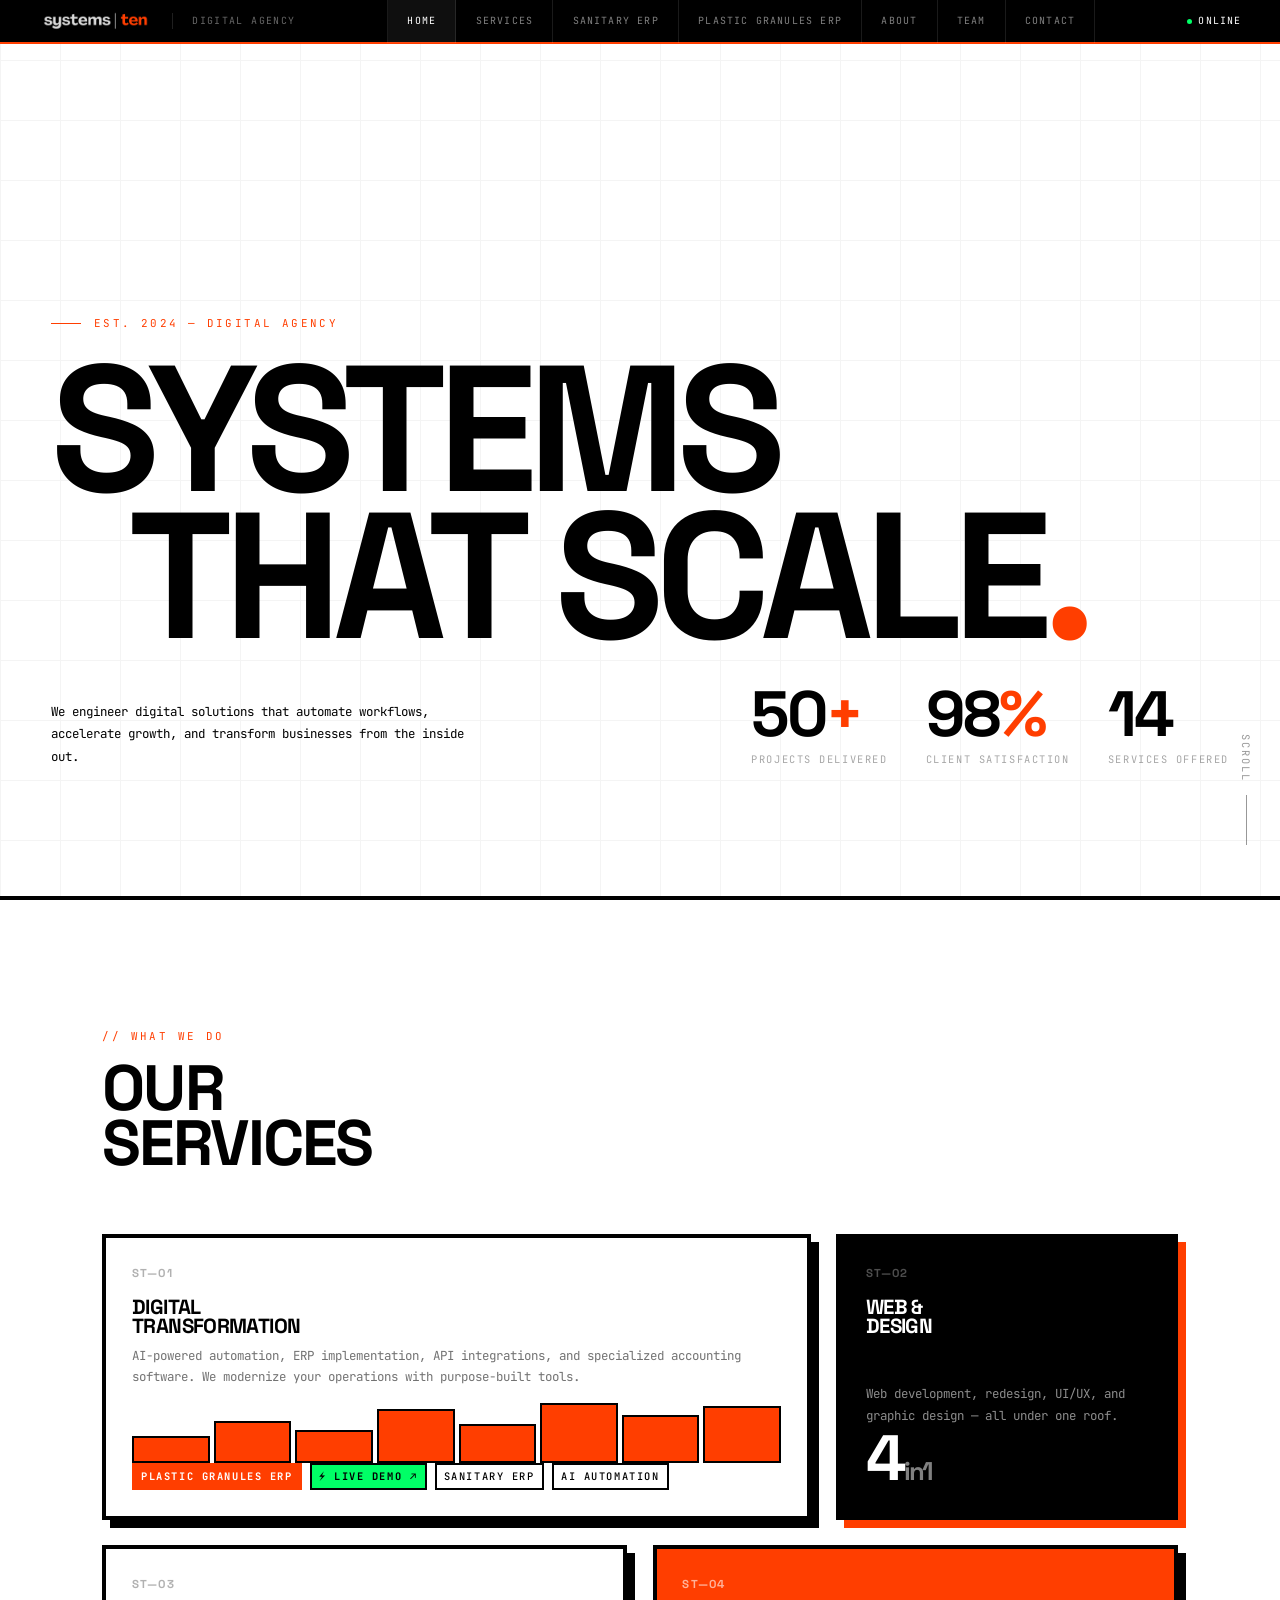
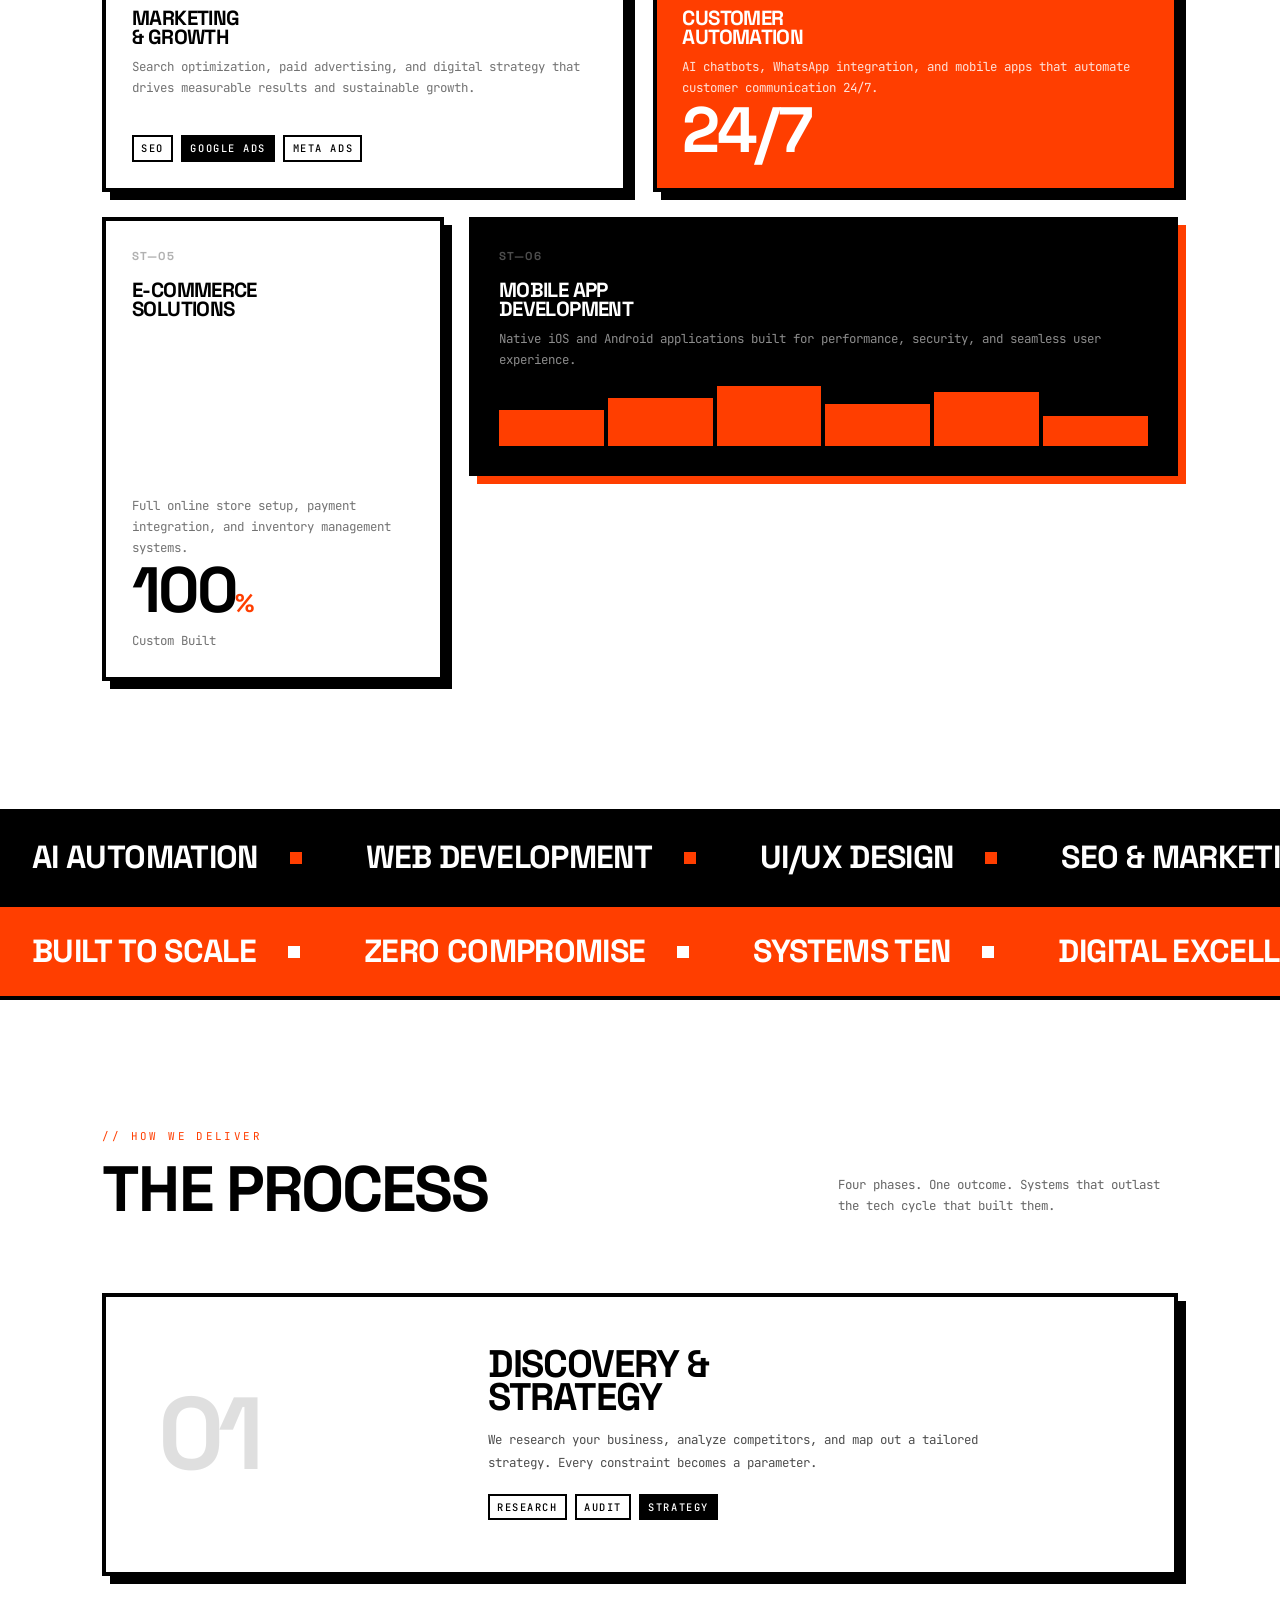
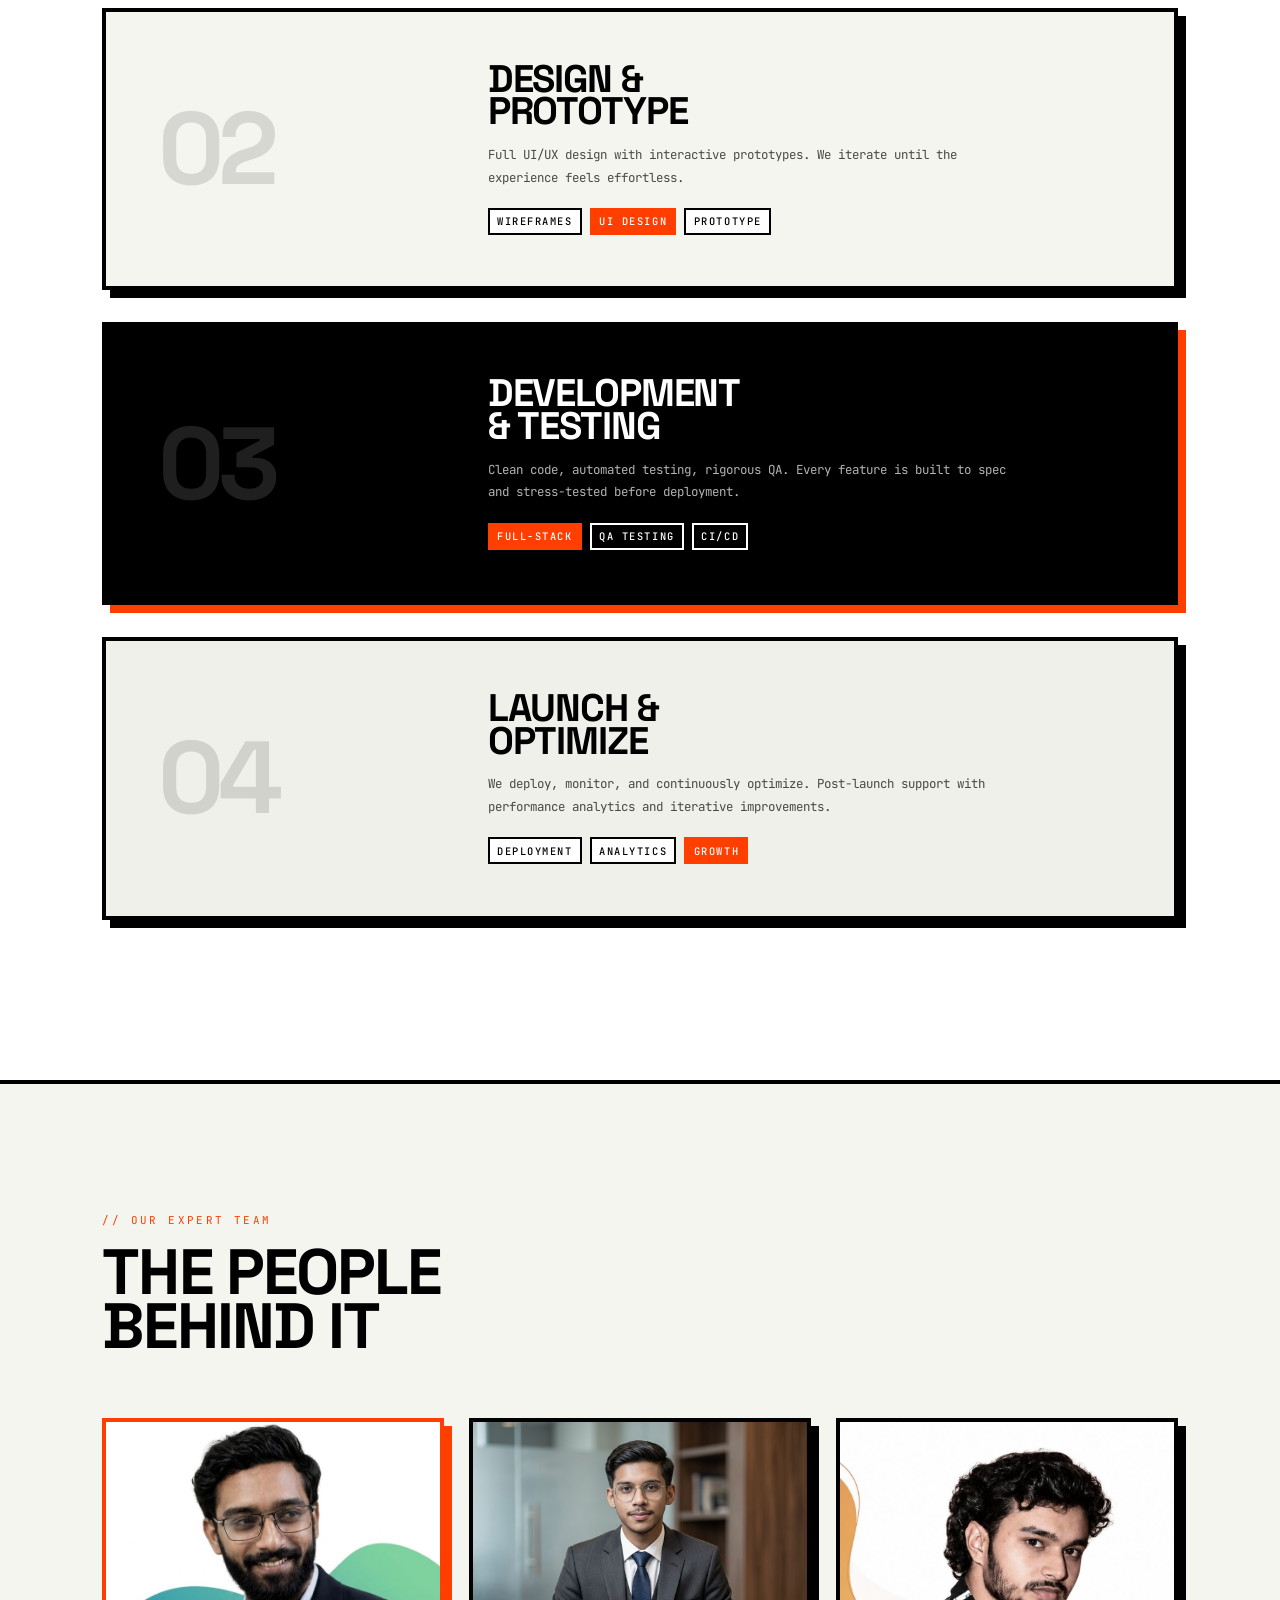
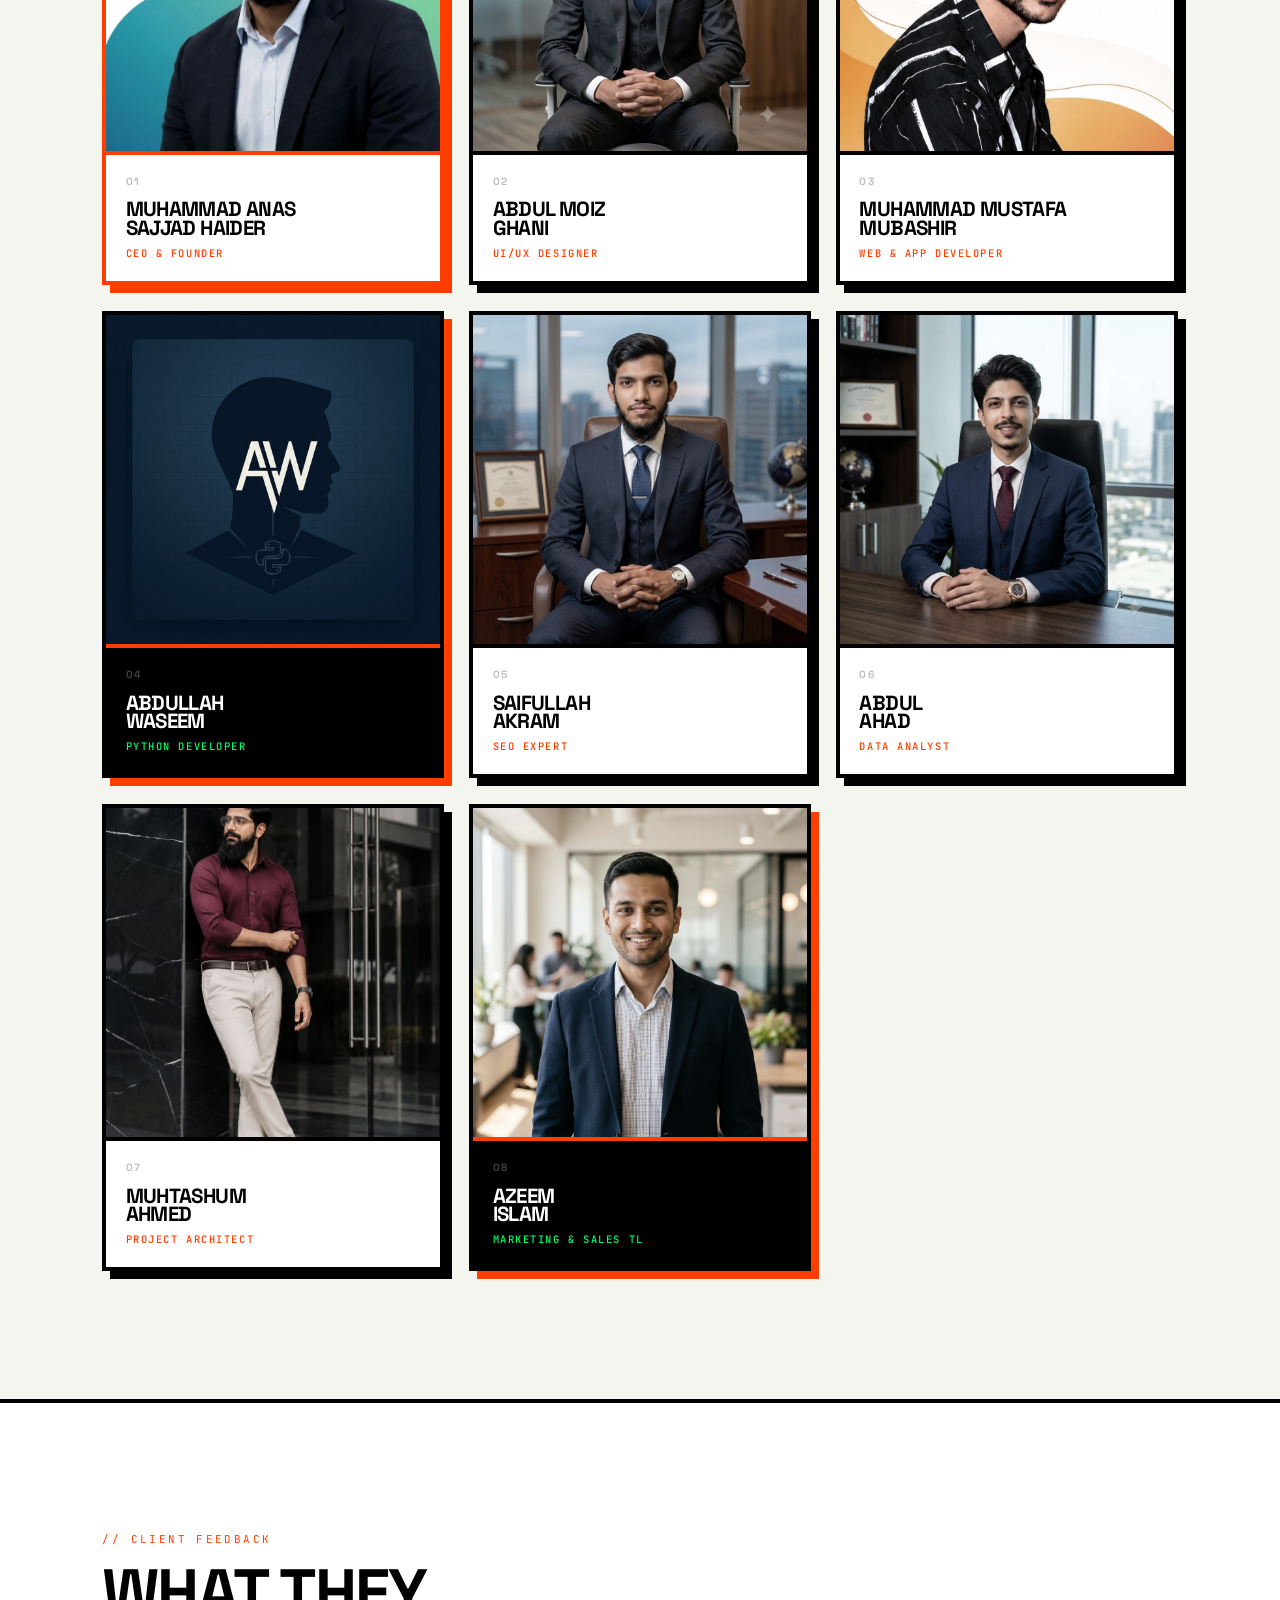
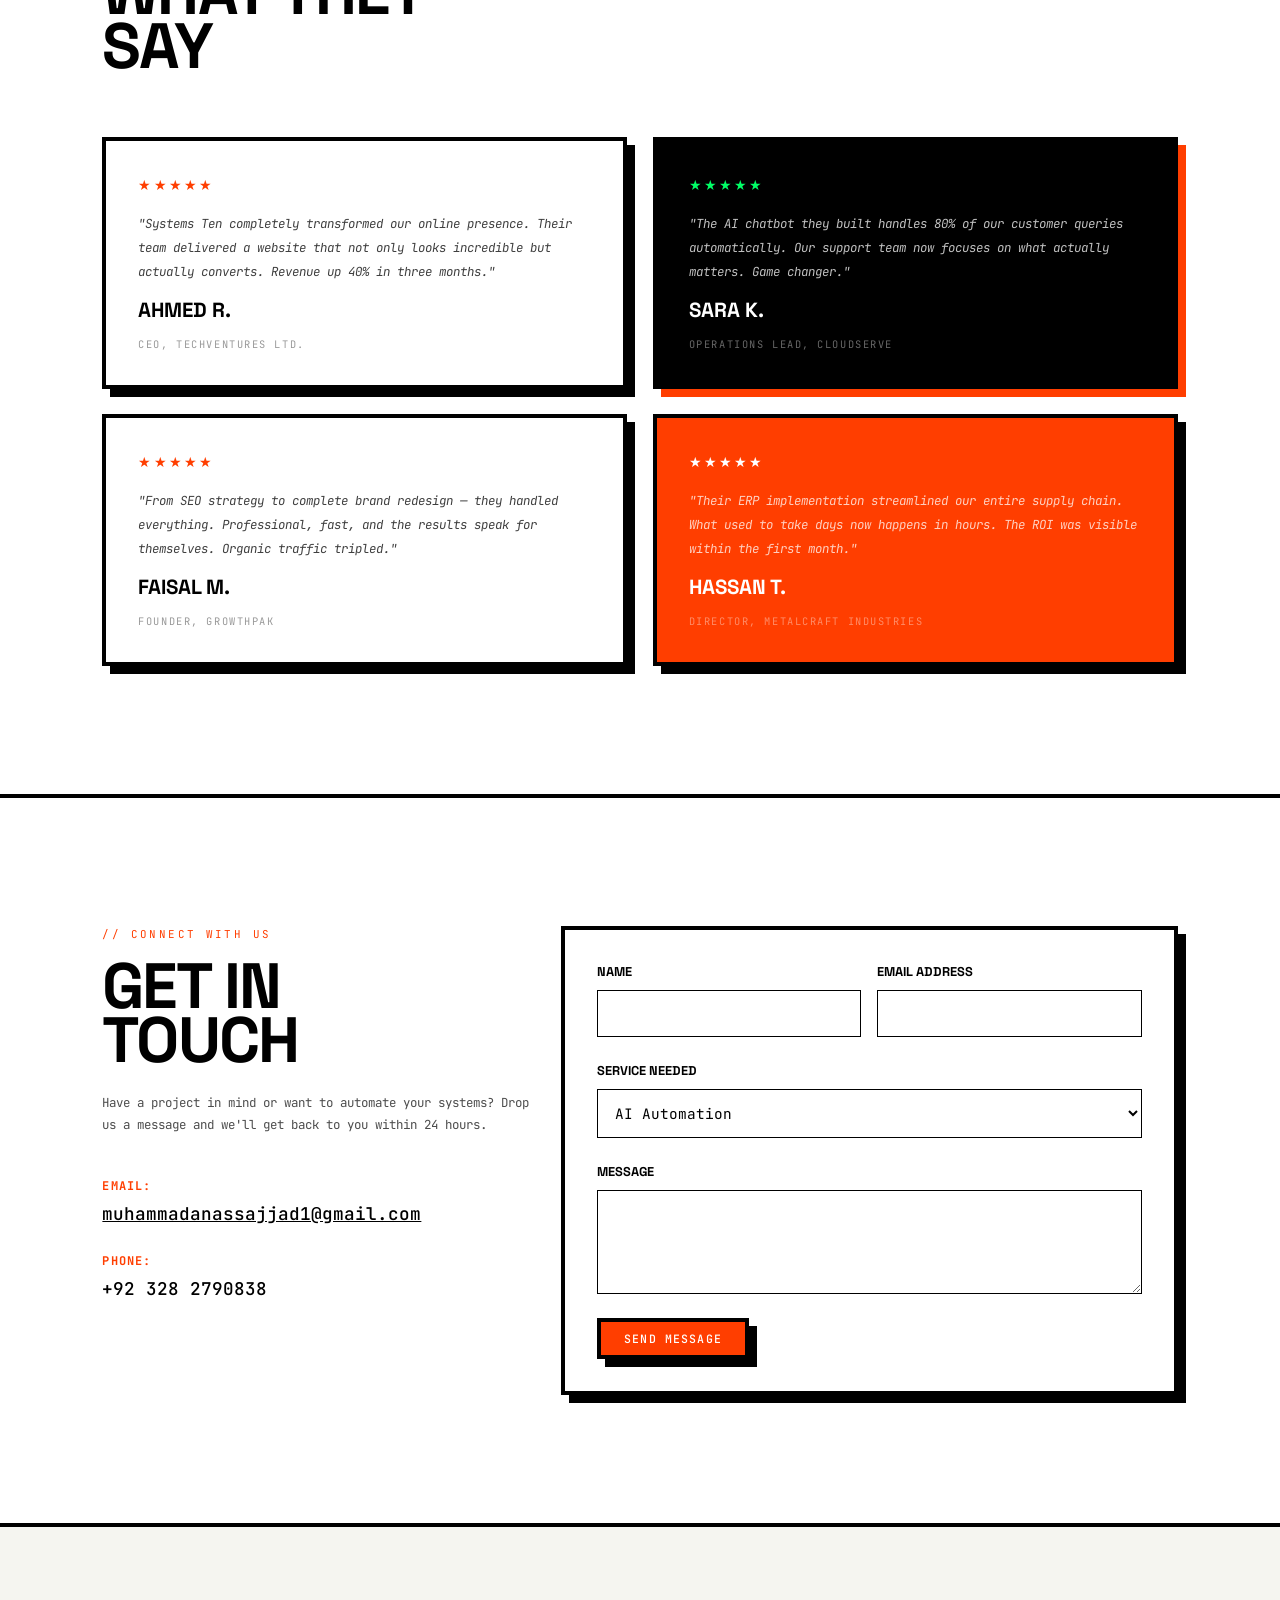
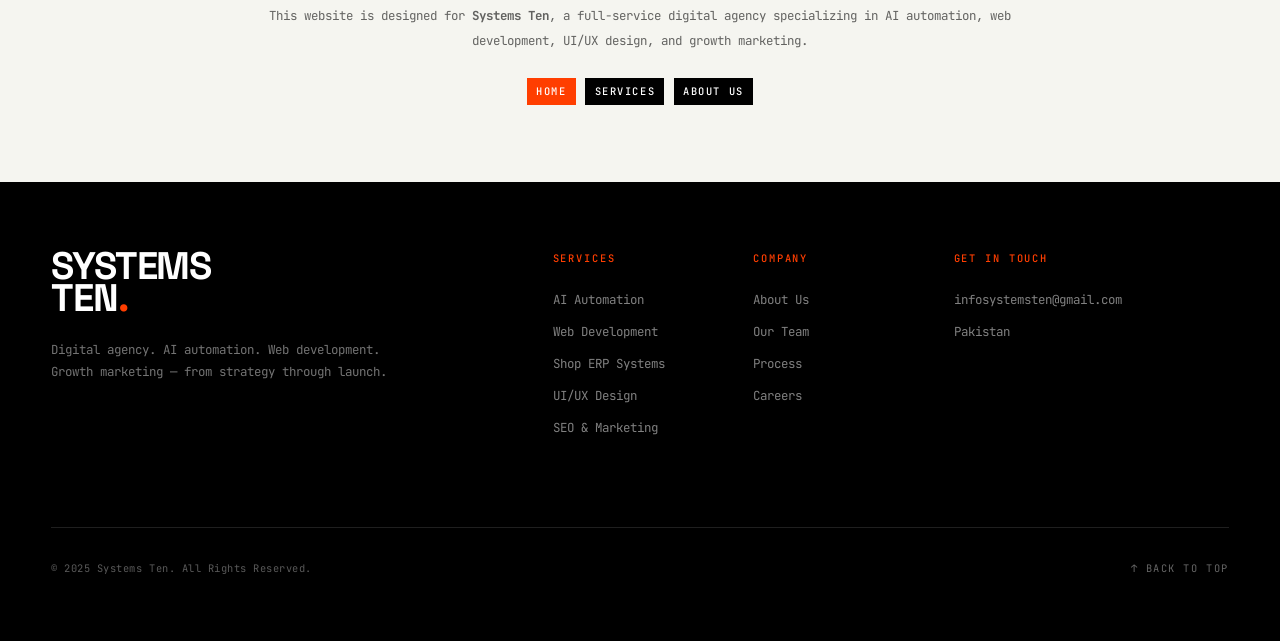
<file: index.html>
<!DOCTYPE html>
<html lang="en">
<head>
<meta charset="UTF-8">
<meta name="viewport" content="width=device-width, initial-scale=1.0">
<link rel="icon" type="image/png" href="img/favicon.png">
<title>SYSTEMS TEN — Digital Agency That Builds Systems</title>
<meta name="description" content="Systems Ten delivers AI automation, web development, UI/UX design, and growth marketing. We build systems that scale.">
<link rel="preconnect" href="https://fonts.googleapis.com">
<link rel="preconnect" href="https://fonts.gstatic.com" crossorigin>
<link href="https://fonts.googleapis.com/css2?family=JetBrains+Mono:wght@400;500&family=Space+Grotesk:wght@400;700&display=swap" rel="stylesheet">
<link rel="stylesheet" href="css/axis-industrial.css">
<link rel="stylesheet" href="css/axis-main-page.css">

</head>
<body>

<!-- ====== HEADER ====== -->
<header class="header">
    <div class="header__inner">
        <div class="header__left">
            <a href="index.html" class="header__logo" aria-label="Systems Ten Home">
                <img src="img/logo.png" alt="systems | ten" class="header__logo-img">
            </a>
            <span class="header__sep"></span>
            <span class="header__product">Digital Agency</span>
        </div>
        <nav class="header__nav" id="headerNav">
            <a href="index.html" class="active">Home</a>
            <a href="landing-page.html">Services</a>
            <a href="erp-solutions.html">Sanitary ERP</a>
            <a href="plastic-granules-erp.html">Plastic Granules ERP</a>
            <a href="the-observer.html">About</a>
            <a href="#team">Team</a>
            <a href="#contact">Contact</a>
        </nav>
        <div class="header__right">
            <div class="header__status"><span class="header__status-dot"></span><span>Online</span></div>
        </div>
        <button class="header__burger" id="headerBurger" aria-label="Toggle navigation" aria-expanded="false"><span></span><span></span><span></span></button>
    </div>
</header>


<!-- ====== HERO ====== -->
<section class="hero">
    <div class="hero__grid hero__grid--dense" aria-hidden="true"></div>
    <div class="hero__label reveal">Est. 2024 — Digital Agency</div>
    <h1 class="hero__title">
        <span class="line">Systems</span>
        <span class="line line--indent">That Scale<span class="accent-dot">.</span></span>
    </h1>
    <div class="hero__bottom">
        <p class="hero__desc reveal">We engineer digital solutions that automate workflows, accelerate growth, and transform businesses from the inside out.</p>
        <div class="hero__stats reveal">
            <div><div class="hero__stat-num">50<span class="accent">+</span></div><div class="hero__stat-label">Projects Delivered</div></div>
            <div><div class="hero__stat-num">98<span class="accent">%</span></div><div class="hero__stat-label">Client Satisfaction</div></div>
            <div><div class="hero__stat-num">14</div><div class="hero__stat-label">Services Offered</div></div>
        </div>
    </div>
    <div class="hero__scroll-cue" aria-hidden="true">Scroll</div>
</section>


<!-- ====== BENTO SERVICES ====== -->
<section class="section" id="services">
    <div class="container">
        <div class="section__header reveal">
            <div class="section__eyebrow">// What We Do</div>
            <h2 class="section__title">Our<br>Services</h2>
        </div>
        <div class="bento__grid">
            <div class="bento-card bento-card--wide reveal">
                <div class="bento-card__number">ST—01</div>
                <div><h3 class="bento-card__title">Digital<br>Transformation</h3><p class="bento-card__text">AI-powered automation, ERP implementation, API integrations, and specialized accounting software. We modernize your operations with purpose-built tools.</p></div>
                <div class="bar-chart"><div class="bar-chart__col" style="height:45%"></div><div class="bar-chart__col" style="height:70%"></div><div class="bar-chart__col" style="height:55%"></div><div class="bar-chart__col" style="height:90%"></div><div class="bar-chart__col" style="height:65%"></div><div class="bar-chart__col" style="height:100%"></div><div class="bar-chart__col" style="height:80%"></div><div class="bar-chart__col" style="height:95%"></div></div>
                <div style="align-self:end;display:flex;flex-wrap:wrap;gap:0.5rem;align-items:center;">
                    <a href="plastic-granules-erp.html" class="tag tag--safety" style="text-decoration:none;font-weight:700;">Plastic Granules ERP</a>
                    <a href="https://demo-plastic-granule-website.onrender.com/" target="_blank" rel="noopener noreferrer" class="tag" style="text-decoration:none;background:#00ff66;color:#000;border-color:#000;font-weight:700;">⚡ Live Demo ↗</a>
                    <a href="erp-solutions.html" class="tag" style="text-decoration:none;">Sanitary ERP</a>
                    <span class="tag">AI Automation</span>
                </div>
            </div>
            <a href="#contact" class="bento-card bento-card--narrow bento-card--dark reveal">
                <div class="bento-card__number">ST—02</div>
                <h3 class="bento-card__title">Web &<br>Design</h3>
                <p class="bento-card__text" style="opacity:0.55">Web development, redesign, UI/UX, and graphic design — all under one roof.</p>
                <div class="bento-card__stat">4<span style="font-size:0.4em;opacity:0.5">in1</span></div>
            </a>
            <a href="#contact" class="bento-card bento-card--mid reveal">
                <div class="bento-card__number">ST—03</div>
                <div><h3 class="bento-card__title">Marketing<br>& Growth</h3><p class="bento-card__text">Search optimization, paid advertising, and digital strategy that drives measurable results and sustainable growth.</p></div>
                <div style="align-self:end;display:flex;flex-wrap:wrap;gap:0.5rem"><span class="tag">SEO</span><span class="tag tag--filled">Google Ads</span><span class="tag">Meta Ads</span></div>
            </a>
            <a href="#contact" class="bento-card bento-card--mid bento-card--safety reveal">
                <div class="bento-card__number" style="opacity:0.6">ST—04</div>
                <h3 class="bento-card__title">Customer<br>Automation</h3>
                <p class="bento-card__text" style="opacity:0.85">AI chatbots, WhatsApp integration, and mobile apps that automate customer communication 24/7.</p>
                <div class="bento-card__stat">24/7</div>
            </a>
            <a href="#contact" class="bento-card bento-card--narrow bento-card--tall reveal">
                <div class="bento-card__number">ST—05</div>
                <h3 class="bento-card__title">E-Commerce<br>Solutions</h3>
                <p class="bento-card__text">Full online store setup, payment integration, and inventory management systems.</p>
                <div style="align-self:end"><div class="bento-card__stat">100<span class="accent" style="font-size:0.4em">%</span></div><div class="bento-card__text" style="margin-top:0.5rem">Custom Built</div></div>
            </a>
            <a href="#contact" class="bento-card bento-card--wide bento-card--dark reveal">
                <div class="bento-card__number">ST—06</div>
                <div><h3 class="bento-card__title">Mobile App<br>Development</h3><p class="bento-card__text" style="opacity:0.55">Native iOS and Android applications built for performance, security, and seamless user experience.</p></div>
                <div class="bar-chart"><div class="bar-chart__col" style="height:60%"></div><div class="bar-chart__col" style="height:80%"></div><div class="bar-chart__col" style="height:100%"></div><div class="bar-chart__col" style="height:70%"></div><div class="bar-chart__col" style="height:90%"></div><div class="bar-chart__col" style="height:50%"></div></div>
            </a>
        </div>
    </div>
</section>


<!-- ====== TICKER ====== -->
<div class="ticker" aria-hidden="true"><div class="ticker__track"><span class="ticker__item">AI Automation</span><span class="ticker__item">Web Development</span><span class="ticker__item">UI/UX Design</span><span class="ticker__item">SEO & Marketing</span><span class="ticker__item">Chatbot Solutions</span><span class="ticker__item">ERP Systems</span><span class="ticker__item">Graphic Design</span><span class="ticker__item">E-Commerce</span><span class="ticker__item">AI Automation</span><span class="ticker__item">Web Development</span><span class="ticker__item">UI/UX Design</span><span class="ticker__item">SEO & Marketing</span><span class="ticker__item">Chatbot Solutions</span><span class="ticker__item">ERP Systems</span><span class="ticker__item">Graphic Design</span><span class="ticker__item">E-Commerce</span></div></div>
<div class="ticker ticker--reverse ticker--safety" aria-hidden="true"><div class="ticker__track"><span class="ticker__item">Built to Scale</span><span class="ticker__item">Zero Compromise</span><span class="ticker__item">Systems Ten</span><span class="ticker__item">Digital Excellence</span><span class="ticker__item">On Time — On Budget</span><span class="ticker__item">Systems Ten</span><span class="ticker__item">Built to Scale</span><span class="ticker__item">Zero Compromise</span><span class="ticker__item">Systems Ten</span><span class="ticker__item">Digital Excellence</span><span class="ticker__item">On Time — On Budget</span><span class="ticker__item">Systems Ten</span></div></div>


<!-- ====== THE PROCESS ====== -->
<section class="section" id="process">
    <div class="container">
        <div class="stack__header reveal">
            <div><div class="section__eyebrow">// How We Deliver</div><h2 class="section__title">The Process</h2></div>
            <p class="stack__subtitle">Four phases. One outcome. Systems that outlast the tech cycle that built them.</p>
        </div>
        <div>
            <article class="stack__card reveal"><div class="stack__card-left"><div class="stack__card-step">01</div></div><div class="stack__card-right"><h3 class="stack__card-title">Discovery &<br>Strategy</h3><p class="stack__card-text">We research your business, analyze competitors, and map out a tailored strategy. Every constraint becomes a parameter.</p><div class="stack__card-tags"><span class="tag">Research</span><span class="tag">Audit</span><span class="tag tag--filled">Strategy</span></div></div></article>
            <article class="stack__card reveal"><div class="stack__card-left"><div class="stack__card-step">02</div></div><div class="stack__card-right"><h3 class="stack__card-title">Design &<br>Prototype</h3><p class="stack__card-text">Full UI/UX design with interactive prototypes. We iterate until the experience feels effortless.</p><div class="stack__card-tags"><span class="tag">Wireframes</span><span class="tag tag--safety">UI Design</span><span class="tag">Prototype</span></div></div></article>
            <article class="stack__card reveal"><div class="stack__card-left"><div class="stack__card-step">03</div></div><div class="stack__card-right"><h3 class="stack__card-title">Development<br>& Testing</h3><p class="stack__card-text">Clean code, automated testing, rigorous QA. Every feature is built to spec and stress-tested before deployment.</p><div class="stack__card-tags"><span class="tag tag--filled">Full-Stack</span><span class="tag">QA Testing</span><span class="tag">CI/CD</span></div></div></article>
            <article class="stack__card reveal"><div class="stack__card-left"><div class="stack__card-step">04</div></div><div class="stack__card-right"><h3 class="stack__card-title">Launch &<br>Optimize</h3><p class="stack__card-text">We deploy, monitor, and continuously optimize. Post-launch support with performance analytics and iterative improvements.</p><div class="stack__card-tags"><span class="tag">Deployment</span><span class="tag">Analytics</span><span class="tag tag--safety">Growth</span></div></div></article>
        </div>
    </div>
</section>


<!-- ====== TEAM ====== -->
<section class="section section--surface" id="team">
    <div class="container">
        <div class="section__header reveal">
            <div class="section__eyebrow">// Our Expert Team</div>
            <h2 class="section__title">The People<br>Behind It</h2>
        </div>
        <div class="team__grid">
            <div class="team-card team-card--featured reveal">
                <div class="team-card__img-wrap"><img src="img/anas.jpg" alt="Muhammad Anas Sajjad Haider" class="team-card__img" loading="lazy"></div>
                <div class="team-card__info">
                    <div class="team-card__number">01</div>
                    <h3 class="team-card__name">Muhammad Anas<br>Sajjad Haider</h3>
                    <div class="team-card__role">CEO & Founder</div>
                </div>
            </div>
            <div class="team-card reveal">
                <div class="team-card__img-wrap"><img src="img/moiz.jpg" alt="Abdul Moiz Ghani" class="team-card__img" loading="lazy"></div>
                <div class="team-card__info">
                    <div class="team-card__number">02</div>
                    <h3 class="team-card__name">Abdul Moiz<br>Ghani</h3>
                    <div class="team-card__role">UI/UX Designer</div>
                </div>
            </div>
            <div class="team-card reveal">
                <div class="team-card__img-wrap"><img src="img/mustafa.png" alt="Muhammad Mustafa Mubashir" class="team-card__img" loading="lazy"></div>
                <div class="team-card__info">
                    <div class="team-card__number">03</div>
                    <h3 class="team-card__name">Muhammad Mustafa<br>Mubashir</h3>
                    <div class="team-card__role">Web & App Developer</div>
                </div>
            </div>
            <div class="team-card team-card--dark reveal">
                <div class="team-card__img-wrap"><img src="img/abdullah.png" alt="Abdullah Waseem" class="team-card__img" loading="lazy"></div>
                <div class="team-card__info">
                    <div class="team-card__number">04</div>
                    <h3 class="team-card__name">Abdullah<br>Waseem</h3>
                    <div class="team-card__role">Python Developer</div>
                </div>
            </div>
            <div class="team-card reveal">
                <div class="team-card__img-wrap"><img src="img/saif.jpg" alt="Saifullah Akram" class="team-card__img" loading="lazy"></div>
                <div class="team-card__info">
                    <div class="team-card__number">05</div>
                    <h3 class="team-card__name">Saifullah<br>Akram</h3>
                    <div class="team-card__role">SEO Expert</div>
                </div>
            </div>
            <div class="team-card reveal">
                <div class="team-card__img-wrap"><img src="img/ahad.jpg" alt="Abdul Ahad" class="team-card__img" loading="lazy"></div>
                <div class="team-card__info">
                    <div class="team-card__number">06</div>
                    <h3 class="team-card__name">Abdul<br>Ahad</h3>
                    <div class="team-card__role">Data Analyst</div>
                </div>
            </div>
            <div class="team-card reveal">
                <div class="team-card__img-wrap"><img src="img/muhtashum.png" alt="Muhtashum Ahmed" class="team-card__img" loading="lazy"></div>
                <div class="team-card__info">
                    <div class="team-card__number">07</div>
                    <h3 class="team-card__name">Muhtashum<br>Ahmed</h3>
                    <div class="team-card__role">Project Architect</div>
                </div>
            </div>
            <div class="team-card team-card--dark reveal">
                <div class="team-card__img-wrap"><img src="img/azeem.png" alt="Azeem Islam" class="team-card__img" loading="lazy"></div>
                <div class="team-card__info">
                    <div class="team-card__number">08</div>
                    <h3 class="team-card__name">Azeem<br>Islam</h3>
                    <div class="team-card__role">Marketing & Sales TL</div>
                </div>
            </div>
        </div>
    </div>
</section>


<!-- ====== TESTIMONIALS ====== -->
<section class="section" id="testimonials">
    <div class="container">
        <div class="section__header reveal">
            <div class="section__eyebrow">// Client Feedback</div>
            <h2 class="section__title">What They<br>Say</h2>
        </div>
        <div class="testimonial__grid">
            <article class="testimonial-card reveal">
                <div class="testimonial-card__stars">★★★★★</div>
                <blockquote class="testimonial-card__quote">"Systems Ten completely transformed our online presence. Their team delivered a website that not only looks incredible but actually converts. Revenue up 40% in three months."</blockquote>
                <div class="testimonial-card__author">Ahmed R.</div>
                <div class="testimonial-card__company">CEO, TechVentures Ltd.</div>
            </article>
            <article class="testimonial-card testimonial-card--dark reveal">
                <div class="testimonial-card__stars">★★★★★</div>
                <blockquote class="testimonial-card__quote">"The AI chatbot they built handles 80% of our customer queries automatically. Our support team now focuses on what actually matters. Game changer."</blockquote>
                <div class="testimonial-card__author">Sara K.</div>
                <div class="testimonial-card__company">Operations Lead, CloudServe</div>
            </article>
            <article class="testimonial-card reveal">
                <div class="testimonial-card__stars">★★★★★</div>
                <blockquote class="testimonial-card__quote">"From SEO strategy to complete brand redesign — they handled everything. Professional, fast, and the results speak for themselves. Organic traffic tripled."</blockquote>
                <div class="testimonial-card__author">Faisal M.</div>
                <div class="testimonial-card__company">Founder, GrowthPak</div>
            </article>
            <article class="testimonial-card testimonial-card--safety reveal">
                <div class="testimonial-card__stars">★★★★★</div>
                <blockquote class="testimonial-card__quote">"Their ERP implementation streamlined our entire supply chain. What used to take days now happens in hours. The ROI was visible within the first month."</blockquote>
                <div class="testimonial-card__author">Hassan T.</div>
                <div class="testimonial-card__company">Director, MetalCraft Industries</div>
            </article>
        </div>
    </div>
</section>


<!-- ====== CONTACT ====== -->
<section class="section" id="contact">
    <div class="container">
        <div class="grid-12">
            <div class="reveal contact__info">
                <div class="section__eyebrow">// Connect with us</div>
                <h2 class="section__title">Get In<br>Touch</h2>
                <p style="margin-top: 1.5rem; opacity: 0.7; font-size: var(--fs-data); line-height: 1.8;">
                    Have a project in mind or want to automate your systems? Drop us a message and we'll get back to you within 24 hours.
                </p>
                <div style="margin-top: 2.5rem; display: flex; flex-direction: column; gap: 1.5rem;">
                    <div>
                        <span style="color: var(--safety); font-weight: bold; font-family: 'JetBrains Mono', monospace; text-transform: uppercase; font-size: 0.75rem; letter-spacing: 0.1em; display: block; margin-bottom: 0.25rem;">Email:</span>
                        <a href="mailto:muhammadanassajjad1@gmail.com" style="font-family: 'JetBrains Mono', monospace; font-size: 1.1rem; font-weight: 500; text-decoration: underline;">muhammadanassajjad1@gmail.com</a>
                    </div>
                    <div>
                        <span style="color: var(--safety); font-weight: bold; font-family: 'JetBrains Mono', monospace; text-transform: uppercase; font-size: 0.75rem; letter-spacing: 0.1em; display: block; margin-bottom: 0.25rem;">Phone:</span>
                        <a href="tel:+923282790838" style="font-family: 'JetBrains Mono', monospace; font-size: 1.1rem; font-weight: 500;">+92 328 2790838</a>
                    </div>
                </div>
            </div>
            
            <div class="reveal contact__form-container">
                <form action="https://formsubmit.co/muhammadanassajjad1@gmail.com" method="POST" class="contact-form">
                    <!-- Formsubmit config -->
                    <input type="hidden" name="_subject" value="New Contact Form Submission - Systems Ten">
                    <input type="hidden" name="_template" value="table">
                    
                    <div class="contact-form__row">
                        <div style="display: flex; flex-direction: column; gap: 0.5rem;">
                            <label for="name" style="font-family: 'Space Grotesk', sans-serif; font-size: 0.8rem; font-weight: 700; text-transform: uppercase;">Name</label>
                            <input type="text" id="name" name="name" required style="padding: 0.8rem; border: var(--border-thin); font-family: 'JetBrains Mono', monospace; font-size: 0.9rem; background: var(--base); outline: none;">
                        </div>
                        <div style="display: flex; flex-direction: column; gap: 0.5rem;">
                            <label for="email" style="font-family: 'Space Grotesk', sans-serif; font-size: 0.8rem; font-weight: 700; text-transform: uppercase;">Email Address</label>
                            <input type="email" id="email" name="email" required style="padding: 0.8rem; border: var(--border-thin); font-family: 'JetBrains Mono', monospace; font-size: 0.9rem; background: var(--base); outline: none;">
                        </div>
                    </div>
                    
                    <div style="display: flex; flex-direction: column; gap: 0.5rem;">
                        <label for="service" style="font-family: 'Space Grotesk', sans-serif; font-size: 0.8rem; font-weight: 700; text-transform: uppercase;">Service Needed</label>
                        <select id="service" name="service" style="padding: 0.8rem; border: var(--border-thin); font-family: 'JetBrains Mono', monospace; font-size: 0.9rem; background: var(--base); outline: none;">
                            <option value="AI Automation">AI Automation</option>
                            <option value="Web Development">Web & App Development</option>
                            <option value="UI/UX Design">UI/UX Design</option>
                            <option value="Growth Marketing">Growth Marketing & SEO</option>
                            <option value="ERP / CRM Systems">ERP / CRM (Odoo)</option>
                            <option value="Other">Other / General Inquiry</option>
                        </select>
                    </div>
                    
                    <div style="display: flex; flex-direction: column; gap: 0.5rem;">
                        <label for="message" style="font-family: 'Space Grotesk', sans-serif; font-size: 0.8rem; font-weight: 700; text-transform: uppercase;">Message</label>
                        <textarea id="message" name="message" rows="4" required style="padding: 0.8rem; border: var(--border-thin); font-family: 'JetBrains Mono', monospace; font-size: 0.9rem; background: var(--base); outline: none; resize: vertical;"></textarea>
                    </div>
                    
                    <button type="submit" class="btn btn--primary" style="align-self: flex-start;">Send Message</button>
                </form>
            </div>
        </div>
    </div>
</section>


<!-- ====== ABOUT ====== -->
<section class="about">
    <div class="about__inner">
        <p class="about__text">
            This website is designed for <strong>Systems Ten</strong>, a full-service digital agency specializing in
            AI automation, web development, UI/UX design, and growth marketing.
        </p>
        <div class="about__links">
            <a href="index.html" class="tag tag--safety">Home</a>
            <a href="landing-page.html" class="tag tag--filled">Services</a>
            <a href="the-observer.html" class="tag tag--filled">About Us</a>
        </div>
    </div>
</section>


<!-- ====== FOOTER ====== -->
<footer class="footer">
    <div class="footer__inner">
        <div class="footer__top">
            <div class="footer__brand">
                <h2 class="font-display footer__brand-name">systems<br>ten<span class="accent">.</span></h2>
                <p class="footer__brand-desc">Digital agency. AI automation. Web development. Growth marketing — from strategy through launch.</p>
            </div>
            <div class="footer__col"><div class="footer__col-title">Services</div><a href="landing-page.html">AI Automation</a><a href="landing-page.html">Web Development</a><a href="erp-solutions.html">Shop ERP Systems</a><a href="landing-page.html">UI/UX Design</a><a href="landing-page.html">SEO & Marketing</a></div>
            <div class="footer__col"><div class="footer__col-title">Company</div><a href="the-observer.html">About Us</a><a href="#team">Our Team</a><a href="#process">Process</a><a href="#">Careers</a></div>
            <div class="footer__col"><div class="footer__col-title">Get in Touch</div><a href="mailto:infosystemsten@gmail.com">infosystemsten@gmail.com</a><a href="#">Pakistan</a></div>
        </div>
        <div class="footer__bottom">
            <span class="footer__copy">&copy; 2025 Systems Ten. All Rights Reserved.</span>
            <button class="footer__back-top" id="backToTop" aria-label="Back to top">↑ Back to Top</button>
        </div>
    </div>
</footer>

<script src="js/axis-script.js"></script>
</body>
</html>
</file>
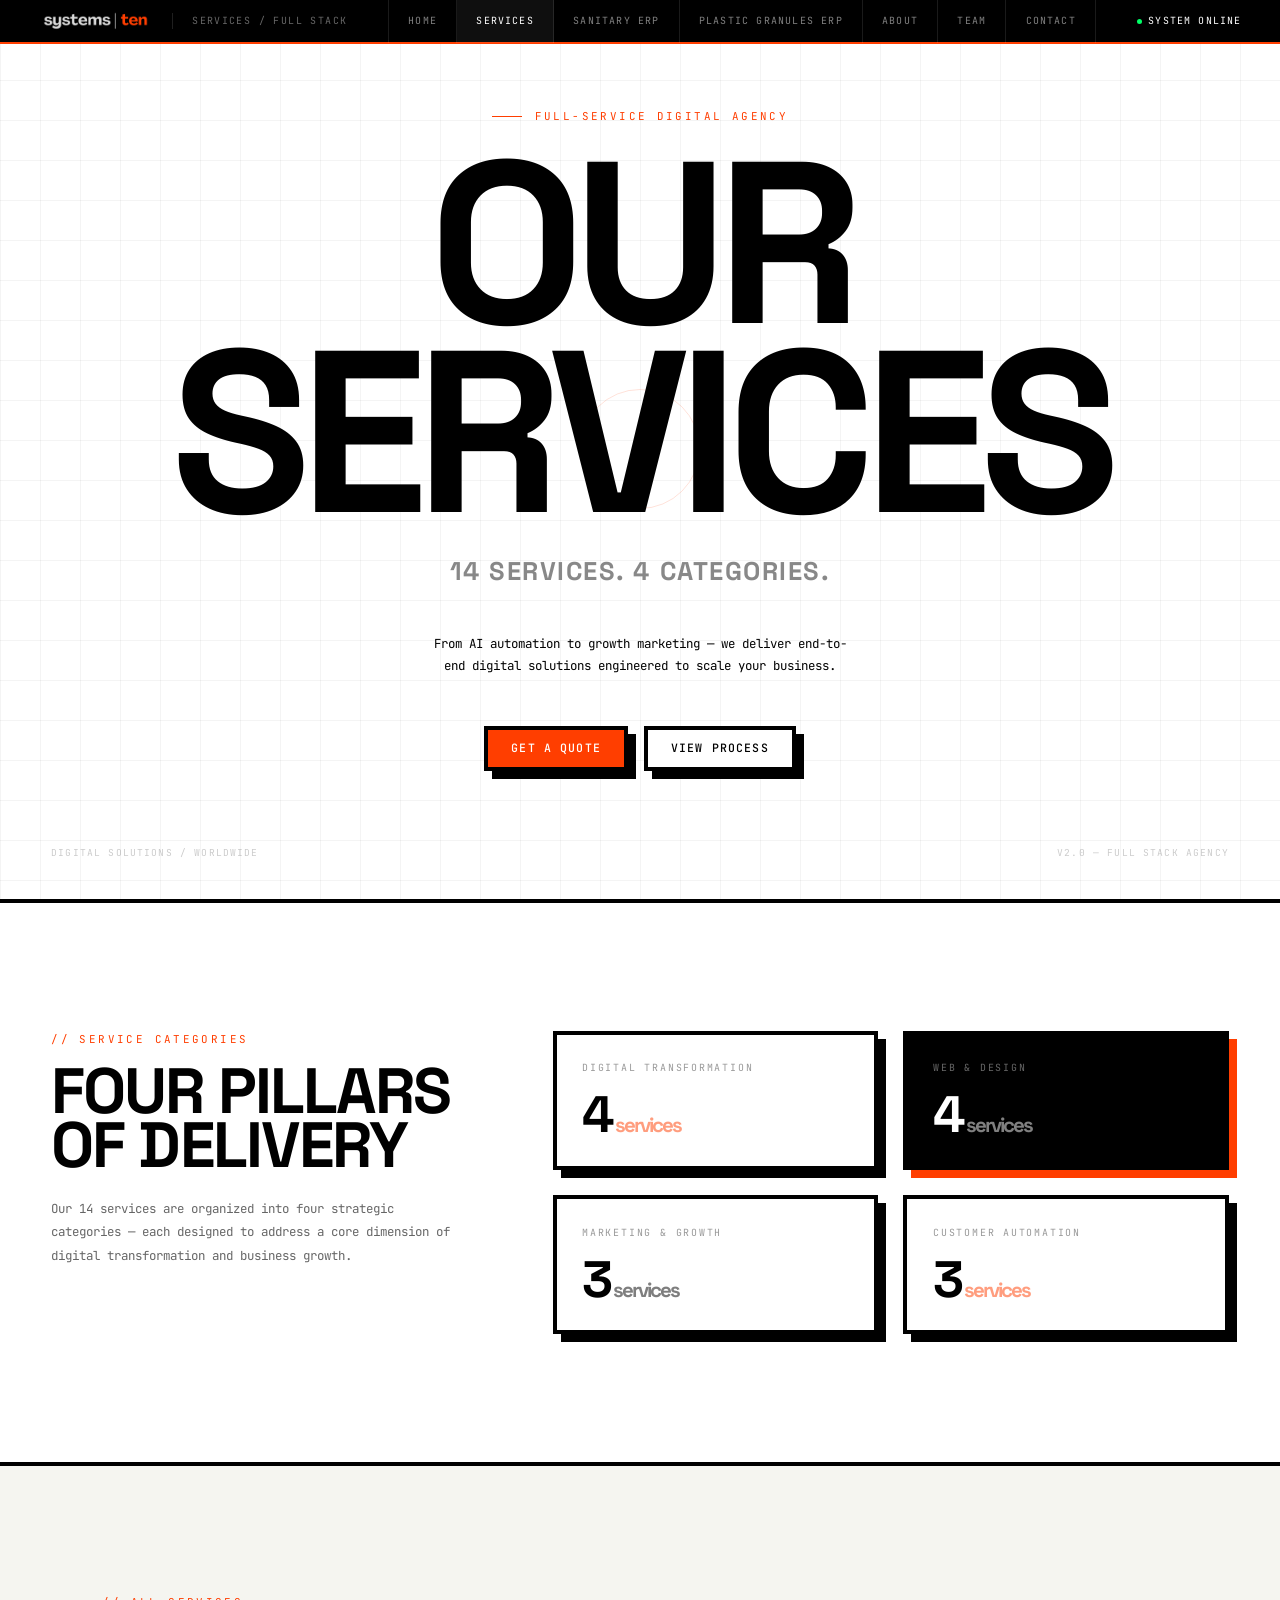
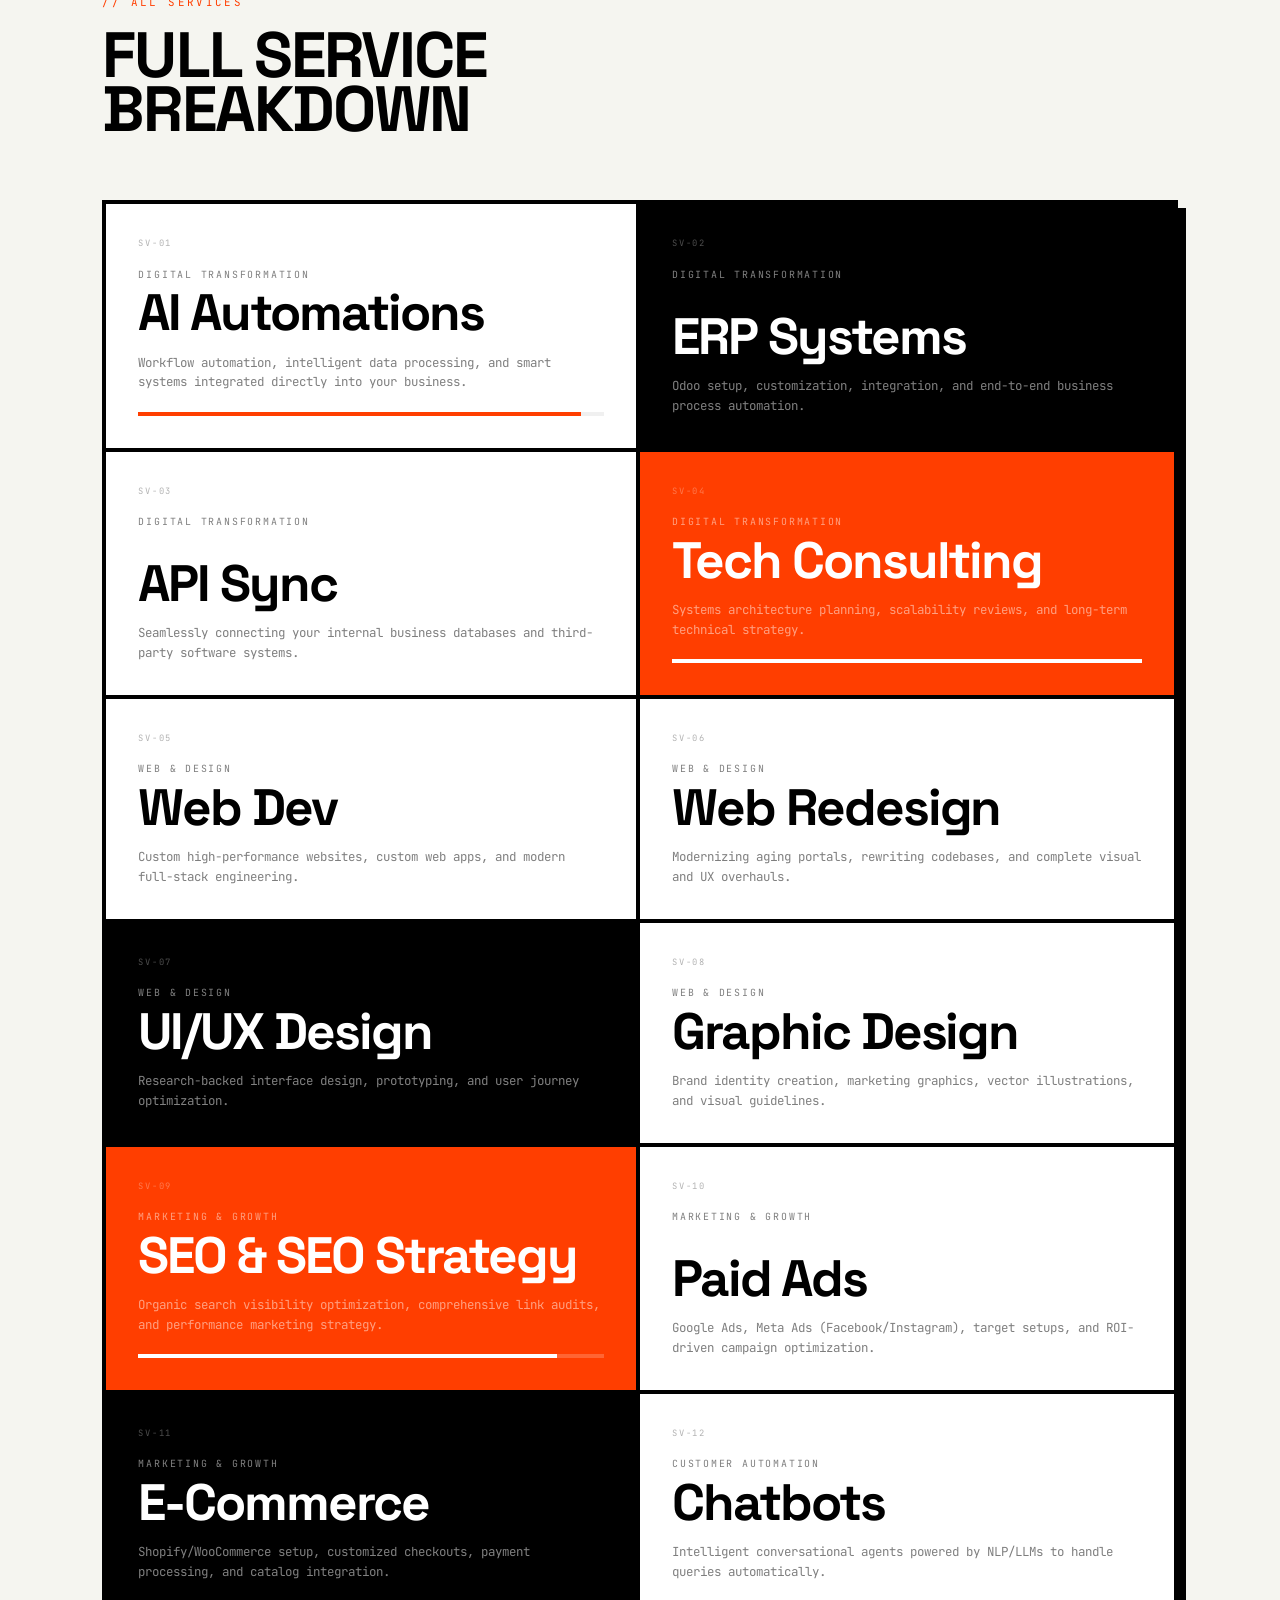
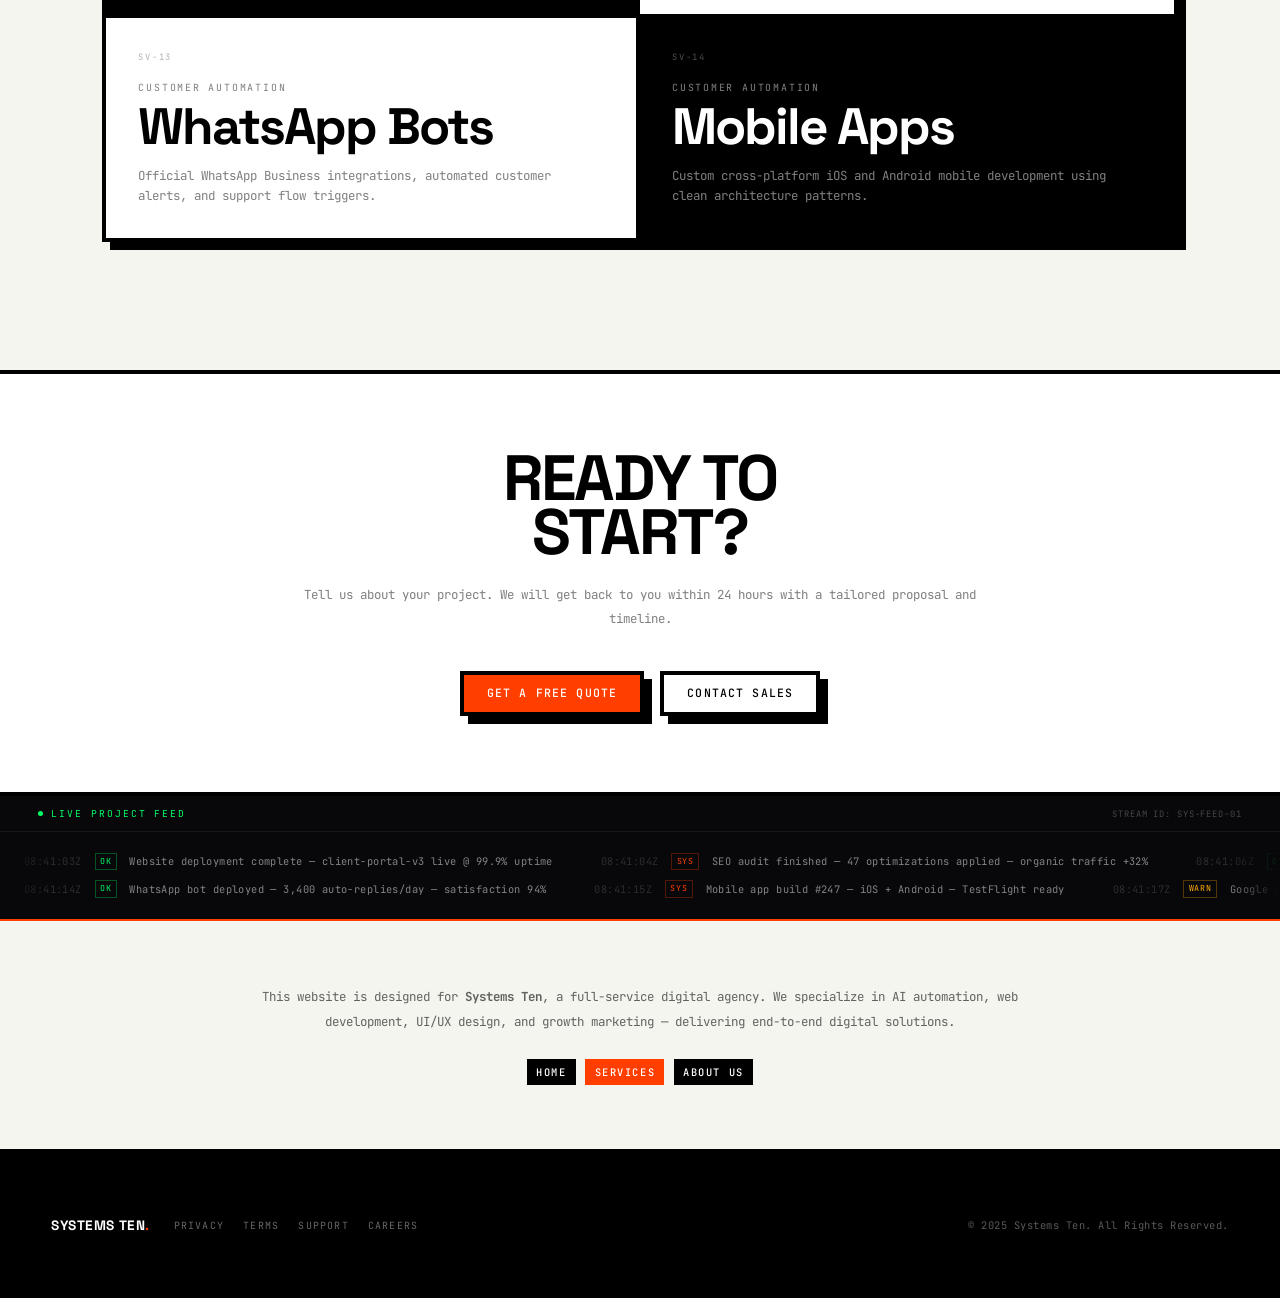
<file: landing-page.html>
<!DOCTYPE html>
<html lang="en">
<head>
<meta charset="UTF-8">
<meta name="viewport" content="width=device-width, initial-scale=1.0">
<link rel="icon" type="image/png" href="img/favicon.png">
<title>Our Services — Systems Ten Digital Agency</title>
<meta name="description" content="Explore Systems Ten's full range of services: AI automation, web development, UI/UX design, SEO, chatbot integration, ERP systems, and more.">
<link rel="preconnect" href="https://fonts.googleapis.com">
<link rel="preconnect" href="https://fonts.gstatic.com" crossorigin>
<link href="https://fonts.googleapis.com/css2?family=JetBrains+Mono:wght@400;500&family=Space+Grotesk:wght@400;700&display=swap" rel="stylesheet">
<link rel="stylesheet" href="css/axis-industrial.css">
<link rel="stylesheet" href="css/axis-landing-page.css">

</head>
<body>

<!-- ====== HEADER ====== -->
<header class="header">
    <div class="header__inner">
        <div class="header__left">
            <a href="index.html" class="header__logo" aria-label="Systems Ten Home">
                <img src="img/logo.png" alt="systems | ten" class="header__logo-img">
            </a>
            <span class="header__sep"></span>
            <span class="header__product">Services / Full Stack</span>
        </div>
        <nav class="header__nav" id="headerNav">
            <a href="index.html">Home</a>
            <a href="landing-page.html" class="active">Services</a>
            <a href="erp-solutions.html">Sanitary ERP</a>
            <a href="plastic-granules-erp.html">Plastic Granules ERP</a>
            <a href="the-observer.html">About</a>
            <a href="index.html#team">Team</a>
            <a href="index.html#contact">Contact</a>
        </nav>
        <div class="header__right">
            <div class="header__status"><span class="header__status-dot"></span><span>System Online</span></div>
        </div>
        <button class="header__burger" id="headerBurger" aria-label="Toggle navigation" aria-expanded="false"><span></span><span></span><span></span></button>
    </div>
</header>


<!-- ====== HERO ====== -->
<section class="hero hero--center hero--product">
    <div class="hero__grid" aria-hidden="true"></div>
    <div class="hero__label reveal">Full-Service Digital Agency</div>
    <h1 class="hero__title">OUR SERVICES</h1>
    <p class="hero__subtitle reveal">14 Services. 4 Categories.</p>
    <p class="hero__desc reveal" style="margin-bottom:3rem">From AI automation to growth marketing — we deliver end-to-end digital solutions engineered to scale your business.</p>
    <div class="hero__actions reveal">
        <a href="index.html#contact" class="btn btn--primary">Get a Quote</a>
        <a href="index.html#process" class="btn btn--ghost">View Process</a>
    </div>
    <span class="hero__coords" aria-hidden="true">Digital Solutions / Worldwide</span>
    <span class="hero__version" aria-hidden="true">v2.0 — Full Stack Agency</span>
</section>


<!-- ====== SERVICE CATEGORIES ====== -->
<section class="section" id="overview">
    <div class="details__inner">
        <div class="details__left reveal">
            <div class="section__eyebrow">// Service Categories</div>
            <h2 class="section__title">Four Pillars<br>Of Delivery</h2>
            <p class="details__text" style="margin-top:1.5rem">Our 14 services are organized into four strategic categories — each designed to address a core dimension of digital transformation and business growth.</p>
        </div>
        <div class="details__right">
            <div class="stat-card reveal"><div class="stat-card__label">Digital Transformation</div><div class="stat-card__value">4<span class="stat-card__unit accent">services</span></div></div>
            <div class="stat-card stat-card--dark reveal"><div class="stat-card__label">Web & Design</div><div class="stat-card__value">4<span class="stat-card__unit">services</span></div></div>
            <div class="stat-card reveal"><div class="stat-card__label">Marketing & Growth</div><div class="stat-card__value">3<span class="stat-card__unit">services</span></div></div>
            <div class="stat-card reveal"><div class="stat-card__label">Customer Automation</div><div class="stat-card__value">3<span class="stat-card__unit accent">services</span></div></div>
        </div>
    </div>
</section>


<!-- ====== ALL SERVICES GRID ====== -->
<section class="section section--surface" id="specs">
    <div class="container">
        <div class="section__header reveal">
            <div class="section__eyebrow">// All Services</div>
            <h2 class="section__title">Full Service<br>Breakdown</h2>
        </div>
        <div class="spec-grid reveal">
            <!-- Digital Transformation Category -->
            <a href="index.html#contact" class="spec-cell">
                <div>
                    <div class="spec-cell__id">SV-01</div>
                    <div class="spec-cell__label">Digital Transformation</div>
                </div>
                <div>
                    <div class="spec-cell__value">AI Automations</div>
                    <div class="spec-cell__note">Workflow automation, intelligent data processing, and smart systems integrated directly into your business.</div>
                    <div class="bar-track"><div class="bar-track__fill" style="width:95%"></div></div>
                </div>
            </a>
            
            <a href="index.html#contact" class="spec-cell spec-cell--dark">
                <div>
                    <div class="spec-cell__id">SV-02</div>
                    <div class="spec-cell__label">Digital Transformation</div>
                </div>
                <div>
                    <div class="spec-cell__value">ERP Systems</div>
                    <div class="spec-cell__note">Odoo setup, customization, integration, and end-to-end business process automation.</div>
                </div>
            </a>
            
            <a href="index.html#contact" class="spec-cell">
                <div>
                    <div class="spec-cell__id">SV-03</div>
                    <div class="spec-cell__label">Digital Transformation</div>
                </div>
                <div>
                    <div class="spec-cell__value">API Sync</div>
                    <div class="spec-cell__note">Seamlessly connecting your internal business databases and third-party software systems.</div>
                </div>
            </a>
            
            <a href="index.html#contact" class="spec-cell spec-cell--safety">
                <div>
                    <div class="spec-cell__id">SV-04</div>
                    <div class="spec-cell__label">Digital Transformation</div>
                </div>
                <div>
                    <div class="spec-cell__value">Tech Consulting</div>
                    <div class="spec-cell__note">Systems architecture planning, scalability reviews, and long-term technical strategy.</div>
                    <div class="bar-track"><div class="bar-track__fill" style="width:100%"></div></div>
                </div>
            </a>

            <!-- Web & Design Category -->
            <a href="index.html#contact" class="spec-cell">
                <div>
                    <div class="spec-cell__id">SV-05</div>
                    <div class="spec-cell__label">Web & Design</div>
                </div>
                <div>
                    <div class="spec-cell__value">Web Dev</div>
                    <div class="spec-cell__note">Custom high-performance websites, custom web apps, and modern full-stack engineering.</div>
                </div>
            </a>
            
            <a href="index.html#contact" class="spec-cell">
                <div>
                    <div class="spec-cell__id">SV-06</div>
                    <div class="spec-cell__label">Web & Design</div>
                </div>
                <div>
                    <div class="spec-cell__value">Web Redesign</div>
                    <div class="spec-cell__note">Modernizing aging portals, rewriting codebases, and complete visual and UX overhauls.</div>
                </div>
            </a>
            
            <a href="index.html#contact" class="spec-cell spec-cell--dark">
                <div>
                    <div class="spec-cell__id">SV-07</div>
                    <div class="spec-cell__label">Web & Design</div>
                </div>
                <div>
                    <div class="spec-cell__value">UI/UX Design</div>
                    <div class="spec-cell__note">Research-backed interface design, prototyping, and user journey optimization.</div>
                </div>
            </a>
            
            <a href="index.html#contact" class="spec-cell">
                <div>
                    <div class="spec-cell__id">SV-08</div>
                    <div class="spec-cell__label">Web & Design</div>
                </div>
                <div>
                    <div class="spec-cell__value">Graphic Design</div>
                    <div class="spec-cell__note">Brand identity creation, marketing graphics, vector illustrations, and visual guidelines.</div>
                </div>
            </a>

            <!-- Marketing & Growth Category -->
            <a href="index.html#contact" class="spec-cell spec-cell--safety">
                <div>
                    <div class="spec-cell__id">SV-09</div>
                    <div class="spec-cell__label">Marketing & Growth</div>
                </div>
                <div>
                    <div class="spec-cell__value">SEO & SEO Strategy</div>
                    <div class="spec-cell__note">Organic search visibility optimization, comprehensive link audits, and performance marketing strategy.</div>
                    <div class="bar-track"><div class="bar-track__fill" style="width:90%"></div></div>
                </div>
            </a>
            
            <a href="index.html#contact" class="spec-cell">
                <div>
                    <div class="spec-cell__id">SV-10</div>
                    <div class="spec-cell__label">Marketing & Growth</div>
                </div>
                <div>
                    <div class="spec-cell__value">Paid Ads</div>
                    <div class="spec-cell__note">Google Ads, Meta Ads (Facebook/Instagram), target setups, and ROI-driven campaign optimization.</div>
                </div>
            </a>

            <a href="index.html#contact" class="spec-cell spec-cell--dark">
                <div>
                    <div class="spec-cell__id">SV-11</div>
                    <div class="spec-cell__label">Marketing & Growth</div>
                </div>
                <div>
                    <div class="spec-cell__value">E-Commerce</div>
                    <div class="spec-cell__note">Shopify/WooCommerce setup, customized checkouts, payment processing, and catalog integration.</div>
                </div>
            </a>

            <!-- Customer Automation Category -->
            <a href="index.html#contact" class="spec-cell">
                <div>
                    <div class="spec-cell__id">SV-12</div>
                    <div class="spec-cell__label">Customer Automation</div>
                </div>
                <div>
                    <div class="spec-cell__value">Chatbots</div>
                    <div class="spec-cell__note">Intelligent conversational agents powered by NLP/LLMs to handle queries automatically.</div>
                </div>
            </a>

            <a href="index.html#contact" class="spec-cell">
                <div>
                    <div class="spec-cell__id">SV-13</div>
                    <div class="spec-cell__label">Customer Automation</div>
                </div>
                <div>
                    <div class="spec-cell__value">WhatsApp Bots</div>
                    <div class="spec-cell__note">Official WhatsApp Business integrations, automated customer alerts, and support flow triggers.</div>
                </div>
            </a>

            <a href="index.html#contact" class="spec-cell spec-cell--dark">
                <div>
                    <div class="spec-cell__id">SV-14</div>
                    <div class="spec-cell__label">Customer Automation</div>
                </div>
                <div>
                    <div class="spec-cell__value">Mobile Apps</div>
                    <div class="spec-cell__note">Custom cross-platform iOS and Android mobile development using clean architecture patterns.</div>
                </div>
            </a>
        </div>
    </div>
</section>


<!-- ====== CTA ====== -->
<section class="cta-band" id="order">
    <div class="cta-band__inner reveal">
        <h2 class="cta-band__title">Ready to<br>Start?</h2>
        <p class="cta-band__text">Tell us about your project. We will get back to you within 24 hours with a tailored proposal and timeline.</p>
        <div class="cta-band__actions">
            <a href="index.html#contact" class="btn btn--primary">Get a Free Quote</a>
            <a href="mailto:muhammadanassajjad1@gmail.com" class="btn btn--ghost">Contact Sales</a>
        </div>
    </div>
</section>


<!-- ====== TERMINAL LOG ====== -->
<div class="log" aria-label="System telemetry">
    <div class="log__header">
        <div class="log__header-title">Live Project Feed</div>
        <div class="log__header-status">Stream ID: SYS-FEED-01</div>
    </div>
    <div class="log__body">
        <div class="log__track">
            <div class="log__entry"><span class="log__entry-time">08:41:03Z</span><span class="log__entry-tag log-ok">OK</span><span class="log__entry-msg">Website deployment complete — client-portal-v3 live @ 99.9% uptime</span></div>
            <div class="log__entry"><span class="log__entry-time">08:41:04Z</span><span class="log__entry-tag log-sys">SYS</span><span class="log__entry-msg">SEO audit finished — 47 optimizations applied — organic traffic +32%</span></div>
            <div class="log__entry"><span class="log__entry-time">08:41:06Z</span><span class="log__entry-tag log-ok">OK</span><span class="log__entry-msg">AI chatbot trained — 1,247 intents active — accuracy 96.4%</span></div>
            <div class="log__entry"><span class="log__entry-time">08:41:08Z</span><span class="log__entry-tag log-warn">WARN</span><span class="log__entry-msg">Traffic spike detected — auto-scaling CDN — load balanced</span></div>
            <div class="log__entry"><span class="log__entry-time">08:41:09Z</span><span class="log__entry-tag log-ok">OK</span><span class="log__entry-msg">ERP migration complete — Odoo v17 — 340 workflows active</span></div>
            <div class="log__entry"><span class="log__entry-time">08:41:12Z</span><span class="log__entry-tag log-sys">SYS</span><span class="log__entry-msg">Brand assets delivered — 48 files — client approved</span></div>
            <div class="log__entry"><span class="log__entry-time">08:41:03Z</span><span class="log__entry-tag log-ok">OK</span><span class="log__entry-msg">Website deployment complete — client-portal-v3 live @ 99.9% uptime</span></div>
            <div class="log__entry"><span class="log__entry-time">08:41:04Z</span><span class="log__entry-tag log-sys">SYS</span><span class="log__entry-msg">SEO audit finished — 47 optimizations applied — organic traffic +32%</span></div>
            <div class="log__entry"><span class="log__entry-time">08:41:06Z</span><span class="log__entry-tag log-ok">OK</span><span class="log__entry-msg">AI chatbot trained — 1,247 intents active — accuracy 96.4%</span></div>
            <div class="log__entry"><span class="log__entry-time">08:41:08Z</span><span class="log__entry-tag log-warn">WARN</span><span class="log__entry-msg">Traffic spike detected — auto-scaling CDN — load balanced</span></div>
            <div class="log__entry"><span class="log__entry-time">08:41:09Z</span><span class="log__entry-tag log-ok">OK</span><span class="log__entry-msg">ERP migration complete — Odoo v17 — 340 workflows active</span></div>
            <div class="log__entry"><span class="log__entry-time">08:41:12Z</span><span class="log__entry-tag log-sys">SYS</span><span class="log__entry-msg">Brand assets delivered — 48 files — client approved</span></div>
        </div>
        <div class="log__track log__track--reverse">
            <div class="log__entry"><span class="log__entry-time">08:41:14Z</span><span class="log__entry-tag log-ok">OK</span><span class="log__entry-msg">WhatsApp bot deployed — 3,400 auto-replies/day — satisfaction 94%</span></div>
            <div class="log__entry"><span class="log__entry-time">08:41:15Z</span><span class="log__entry-tag log-sys">SYS</span><span class="log__entry-msg">Mobile app build #247 — iOS + Android — TestFlight ready</span></div>
            <div class="log__entry"><span class="log__entry-time">08:41:17Z</span><span class="log__entry-tag log-warn">WARN</span><span class="log__entry-msg">Google Ads budget threshold 85% — optimizing bids</span></div>
            <div class="log__entry"><span class="log__entry-time">08:41:19Z</span><span class="log__entry-tag log-ok">OK</span><span class="log__entry-msg">API integration sync — 12 endpoints connected — latency 4ms</span></div>
            <div class="log__entry"><span class="log__entry-time">08:41:21Z</span><span class="log__entry-tag log-ok">OK</span><span class="log__entry-msg">UI/UX prototype approved — 24 screens — dev handoff complete</span></div>
            <div class="log__entry"><span class="log__entry-time">08:41:14Z</span><span class="log__entry-tag log-ok">OK</span><span class="log__entry-msg">WhatsApp bot deployed — 3,400 auto-replies/day — satisfaction 94%</span></div>
            <div class="log__entry"><span class="log__entry-time">08:41:15Z</span><span class="log__entry-tag log-sys">SYS</span><span class="log__entry-msg">Mobile app build #247 — iOS + Android — TestFlight ready</span></div>
            <div class="log__entry"><span class="log__entry-time">08:41:17Z</span><span class="log__entry-tag log-warn">WARN</span><span class="log__entry-msg">Google Ads budget threshold 85% — optimizing bids</span></div>
            <div class="log__entry"><span class="log__entry-time">08:41:19Z</span><span class="log__entry-tag log-ok">OK</span><span class="log__entry-msg">API integration sync — 12 endpoints connected — latency 4ms</span></div>
            <div class="log__entry"><span class="log__entry-time">08:41:21Z</span><span class="log__entry-tag log-ok">OK</span><span class="log__entry-msg">UI/UX prototype approved — 24 screens — dev handoff complete</span></div>
        </div>
    </div>
</div>


<!-- ====== ABOUT ====== -->
<section class="about">
    <div class="about__inner">
        <p class="about__text">
            This website is designed for <strong>Systems Ten</strong>, a full-service digital agency. We specialize in AI automation, web development, UI/UX design, and growth marketing — delivering end-to-end digital solutions.
        </p>
        <div class="about__links">
            <a href="index.html" class="tag tag--filled">Home</a>
            <a href="landing-page.html" class="tag tag--safety">Services</a>
            <a href="the-observer.html" class="tag tag--filled">About Us</a>
        </div>
    </div>
</section>


<!-- ====== FOOTER ====== -->
<footer class="footer footer--compact">
    <div class="footer__inner">
        <div class="footer__left">
            <span class="footer__logo font-display">systems ten<span class="accent">.</span></span>
            <div class="footer__links"><a href="#">Privacy</a><a href="#">Terms</a><a href="#">Support</a><a href="#">Careers</a></div>
        </div>
        <span class="footer__copy">&copy; 2025 Systems Ten. All Rights Reserved.</span>
    </div>
</footer>

<script src="js/axis-script.js"></script>
</body>
</html>
</file>
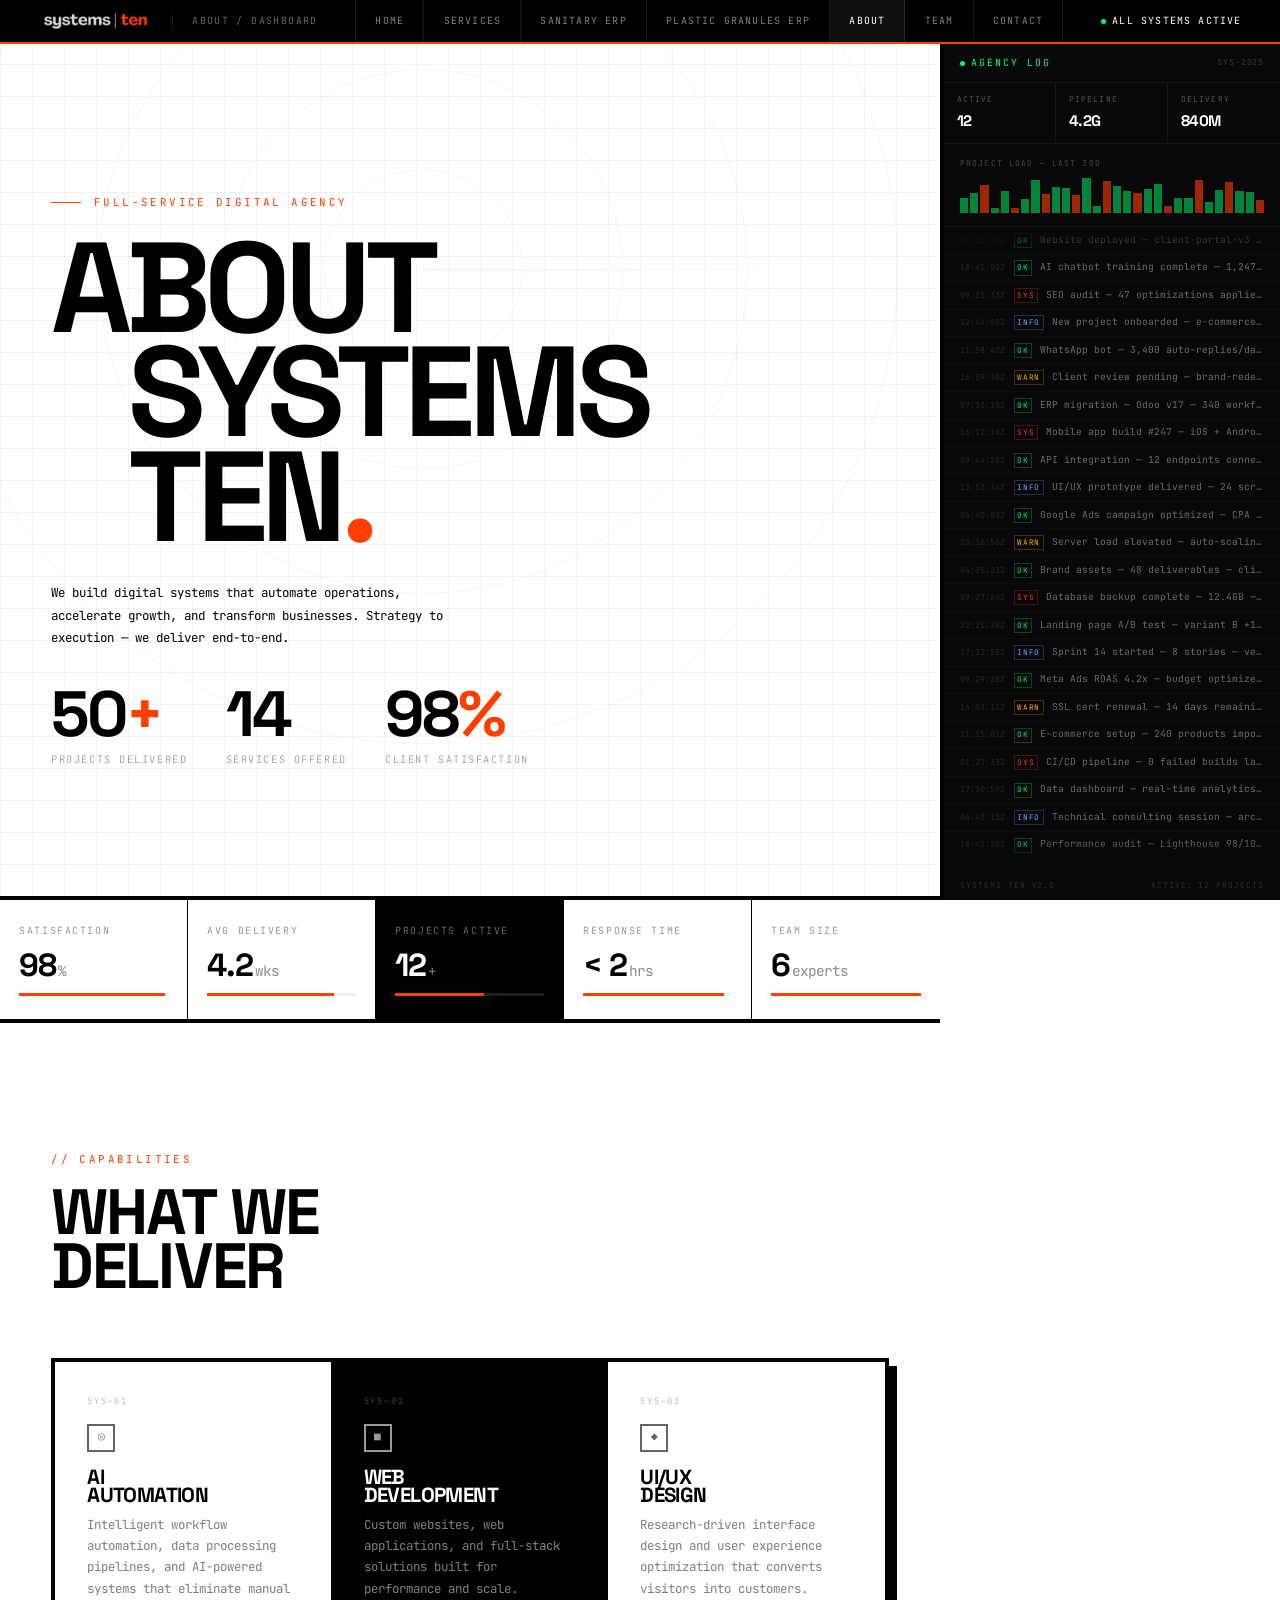
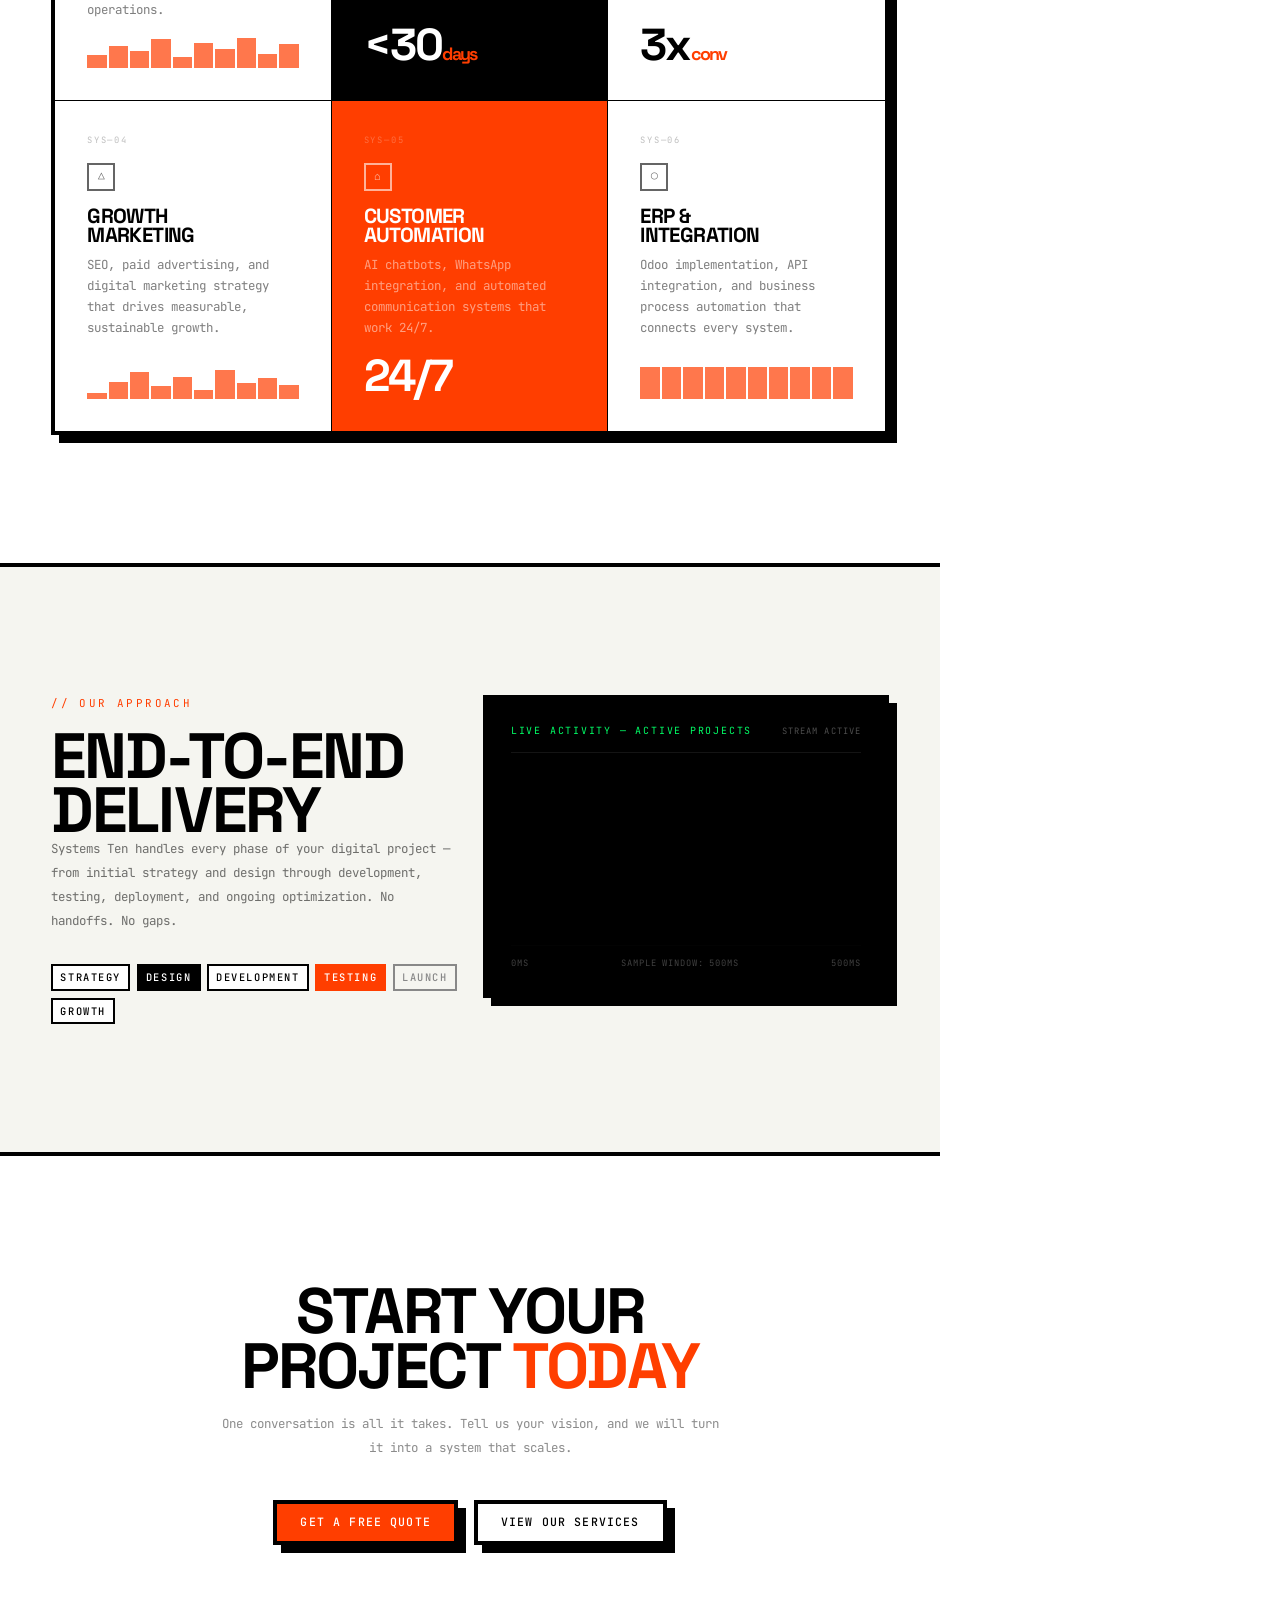
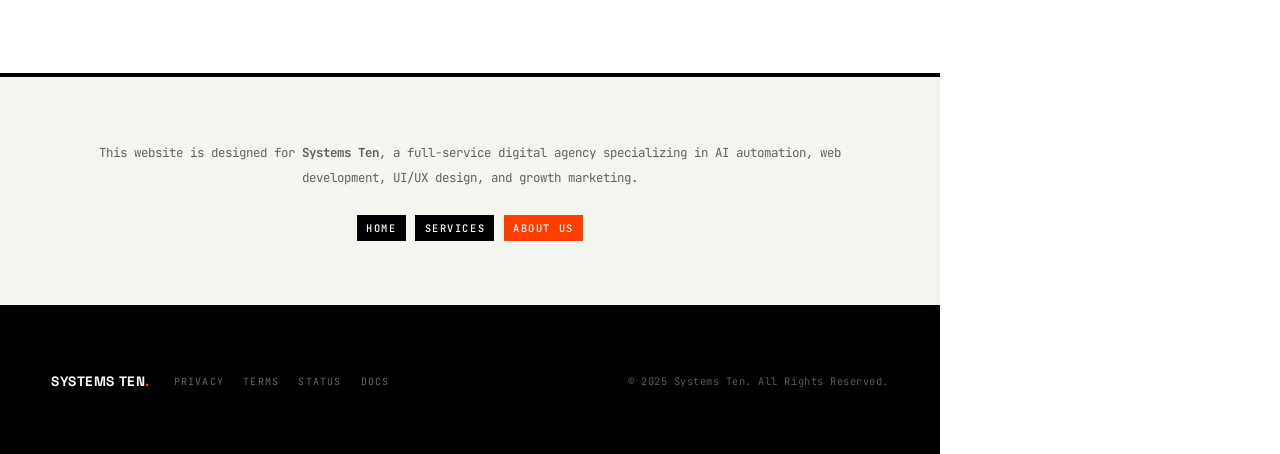
<file: the-observer.html>
<!DOCTYPE html>
<html lang="en">
<head>
<meta charset="UTF-8">
<meta name="viewport" content="width=device-width, initial-scale=1.0">
<link rel="icon" type="image/png" href="img/favicon.png">
<title>About Systems Ten — Digital Agency Dashboard</title>
<meta name="description" content="Systems Ten. Full-service digital agency delivering AI automation, web development, and growth marketing. Meet the team behind the systems.">
<link rel="preconnect" href="https://fonts.googleapis.com">
<link rel="preconnect" href="https://fonts.gstatic.com" crossorigin>
<link href="https://fonts.googleapis.com/css2?family=JetBrains+Mono:wght@300;400;500;700&family=Space+Grotesk:wght@400;700&display=swap" rel="stylesheet">
<link rel="stylesheet" href="css/axis-industrial.css">
<link rel="stylesheet" href="css/axis-the-observer.css">

</head>
<body>

<!-- ====== HEADER ====== -->
<header class="header">
    <div class="header__inner">
        <div class="header__left">
            <a href="index.html" class="header__logo" aria-label="Systems Ten Home">
                <img src="img/logo.png" alt="systems | ten" class="header__logo-img">
            </a>
            <span class="header__sep"></span>
            <span class="header__product">About / Dashboard</span>
        </div>
        <nav class="header__nav" id="headerNav">
            <a href="index.html">Home</a>
            <a href="landing-page.html">Services</a>
            <a href="erp-solutions.html">Sanitary ERP</a>
            <a href="plastic-granules-erp.html">Plastic Granules ERP</a>
            <a href="the-observer.html" class="active">About</a>
            <a href="index.html#team">Team</a>
            <a href="index.html#contact">Contact</a>
        </nav>
        <div class="header__right">
            <div class="header__status"><span class="header__status-dot"></span><span>All Systems Active</span></div>
        </div>
        <button class="header__burger" id="headerBurger" aria-label="Toggle navigation" aria-expanded="false"><span></span><span></span><span></span></button>
    </div>
</header>

<!-- ====== LAYOUT SHELL ====== -->
<div class="shell">
<main class="shell__main">

    <!-- ====== HERO ====== -->
    <section class="hero hero--radar">
        <div class="hero__grid" aria-hidden="true"></div>
        <div class="hero__rings" aria-hidden="true"><div class="hero__ring"></div><div class="hero__ring"></div><div class="hero__ring"></div><div class="hero__ring"></div></div>
        <div class="hero__label reveal">Full-Service Digital Agency</div>
        <h1 class="hero__title"><span class="line">About</span><span class="line line--indent">Systems Ten<span class="dot">.</span></span></h1>
        <div class="hero__bottom">
            <p class="hero__desc reveal">We build digital systems that automate operations, accelerate growth, and transform businesses. Strategy to execution — we deliver end-to-end.</p>
            <div class="hero__kpis reveal">
                <div><div class="hero__kpi-val">50<span class="accent">+</span></div><div class="hero__kpi-label">Projects Delivered</div></div>
                <div><div class="hero__kpi-val">14</div><div class="hero__kpi-label">Services Offered</div></div>
                <div><div class="hero__kpi-val">98<span class="accent">%</span></div><div class="hero__kpi-label">Client Satisfaction</div></div>
            </div>
        </div>
    </section>

    <!-- ====== METRICS RIBBON ====== -->
    <section class="ribbon reveal">
        <div class="ribbon__cell"><div class="ribbon__label">Satisfaction</div><div class="ribbon__value">98<span class="ribbon__unit">%</span></div><div class="bar-track"><div class="bar-track__fill" style="width:98%"></div></div></div>
        <div class="ribbon__cell"><div class="ribbon__label">Avg Delivery</div><div class="ribbon__value">4.2<span class="ribbon__unit">wks</span></div><div class="bar-track"><div class="bar-track__fill" style="width:85%"></div></div></div>
        <div class="ribbon__cell"><div class="ribbon__label">Projects Active</div><div class="ribbon__value">12<span class="ribbon__unit">+</span></div><div class="bar-track"><div class="bar-track__fill" style="width:60%"></div></div></div>
        <div class="ribbon__cell"><div class="ribbon__label">Response Time</div><div class="ribbon__value">&lt; 2<span class="ribbon__unit">hrs</span></div><div class="bar-track"><div class="bar-track__fill" style="width:95%"></div></div></div>
        <div class="ribbon__cell"><div class="ribbon__label">Team Size</div><div class="ribbon__value">6<span class="ribbon__unit">experts</span></div><div class="bar-track"><div class="bar-track__fill" style="width:100%"></div></div></div>
    </section>

    <!-- ====== CAPABILITIES GRID ====== -->
    <section class="section" id="features">
        <div class="section__header reveal"><div class="section__eyebrow">// Capabilities</div><h2 class="section__title">What We<br>Deliver</h2></div>
        <div class="features__grid">
            <a href="index.html#contact" class="feat-card reveal"><div><div class="feat-card__id">SYS—01</div><div class="feat-card__icon">◎</div><h3 class="feat-card__title">AI<br>Automation</h3><p class="feat-card__text">Intelligent workflow automation, data processing pipelines, and AI-powered systems that eliminate manual operations.</p></div><div class="spark"><span class="spark__bar" style="height:40%"></span><span class="spark__bar" style="height:70%"></span><span class="spark__bar" style="height:55%"></span><span class="spark__bar" style="height:90%"></span><span class="spark__bar" style="height:35%"></span><span class="spark__bar" style="height:80%"></span><span class="spark__bar" style="height:60%"></span><span class="spark__bar" style="height:95%"></span><span class="spark__bar" style="height:45%"></span><span class="spark__bar" style="height:75%"></span></div></a>
            <a href="index.html#contact" class="feat-card feat-card--dark reveal"><div><div class="feat-card__id">SYS—02</div><div class="feat-card__icon">■</div><h3 class="feat-card__title">Web<br>Development</h3><p class="feat-card__text">Custom websites, web applications, and full-stack solutions built for performance and scale.</p></div><div class="feat-card__stat">&lt;30<span class="accent" style="font-size:0.4em">days</span></div></a>
            <a href="index.html#contact" class="feat-card reveal"><div><div class="feat-card__id">SYS—03</div><div class="feat-card__icon">◆</div><h3 class="feat-card__title">UI/UX<br>Design</h3><p class="feat-card__text">Research-driven interface design and user experience optimization that converts visitors into customers.</p></div><div class="feat-card__stat">3x<span class="accent" style="font-size:0.4em">conv</span></div></a>
            <a href="index.html#contact" class="feat-card reveal"><div><div class="feat-card__id">SYS—04</div><div class="feat-card__icon">△</div><h3 class="feat-card__title">Growth<br>Marketing</h3><p class="feat-card__text">SEO, paid advertising, and digital marketing strategy that drives measurable, sustainable growth.</p></div><div class="spark"><span class="spark__bar" style="height:20%"></span><span class="spark__bar" style="height:55%"></span><span class="spark__bar" style="height:85%"></span><span class="spark__bar" style="height:40%"></span><span class="spark__bar" style="height:70%"></span><span class="spark__bar" style="height:30%"></span><span class="spark__bar" style="height:90%"></span><span class="spark__bar" style="height:50%"></span><span class="spark__bar" style="height:65%"></span><span class="spark__bar" style="height:45%"></span></div></a>
            <a href="index.html#contact" class="feat-card feat-card--safety reveal"><div><div class="feat-card__id">SYS—05</div><div class="feat-card__icon">⌂</div><h3 class="feat-card__title">Customer<br>Automation</h3><p class="feat-card__text">AI chatbots, WhatsApp integration, and automated communication systems that work 24/7.</p></div><div class="feat-card__stat">24/7</div></a>
            <a href="index.html#contact" class="feat-card reveal"><div><div class="feat-card__id">SYS—06</div><div class="feat-card__icon">◯</div><h3 class="feat-card__title">ERP &<br>Integration</h3><p class="feat-card__text">Odoo implementation, API integration, and business process automation that connects every system.</p></div><div class="spark"><span class="spark__bar" style="height:100%"></span><span class="spark__bar" style="height:100%"></span><span class="spark__bar" style="height:100%"></span><span class="spark__bar" style="height:100%"></span><span class="spark__bar" style="height:100%"></span><span class="spark__bar" style="height:100%"></span><span class="spark__bar" style="height:100%"></span><span class="spark__bar" style="height:100%"></span><span class="spark__bar" style="height:100%"></span><span class="spark__bar" style="height:100%"></span></div></a>
        </div>
    </section>

    <!-- ====== SIGNAL SECTION ====== -->
    <section class="section section--surface" id="signal">
        <div class="signal__inner">
            <div class="reveal">
                <div class="section__eyebrow">// Our Approach</div>
                <h2 class="section__title">End-to-End<br>Delivery</h2>
                <p class="signal__text">Systems Ten handles every phase of your digital project — from initial strategy and design through development, testing, deployment, and ongoing optimization. No handoffs. No gaps.</p>
                <div class="signal__tags"><span class="tag">Strategy</span><span class="tag tag--filled">Design</span><span class="tag">Development</span><span class="tag tag--safety">Testing</span><span class="tag tag--ghost">Launch</span><span class="tag">Growth</span></div>
            </div>
            <div class="signal__viz reveal">
                <div class="signal__viz-header"><div class="signal__viz-title">Live Activity — Active Projects</div><div class="signal__viz-status">Stream Active</div></div>
                <div class="signal__viz-canvas"><div class="signal__viz-bars" id="waveformBars"></div></div>
                <div class="signal__viz-footer"><span>0ms</span><span>Sample Window: 500ms</span><span>500ms</span></div>
            </div>
        </div>
    </section>

    <!-- ====== CTA ====== -->
    <section class="section cta" id="deploy">
        <div class="reveal">
            <h2 class="cta__title">Start Your<br>Project<span class="accent"> Today</span></h2>
            <p class="cta__text">One conversation is all it takes. Tell us your vision, and we will turn it into a system that scales.</p>
            <div class="cta__actions"><a href="index.html#contact" class="btn btn--primary">Get a Free Quote</a><a href="landing-page.html" class="btn btn--ghost">View Our Services</a></div>
        </div>
    </section>

    <!-- ====== ABOUT THIS TEMPLATE ====== -->
    <section class="about">
        <div class="about__inner">
            <p class="about__text">
                This website is designed for <strong>Systems Ten</strong>, a full-service digital agency specializing in AI automation, web development, UI/UX design, and growth marketing.
            </p>
            <div class="about__links">
                <a href="index.html" class="tag tag--filled">Home</a>
                <a href="landing-page.html" class="tag tag--filled">Services</a>
                <a href="the-observer.html" class="tag tag--safety">About Us</a>
            </div>
        </div>
    </section>

    <!-- ====== FOOTER ====== -->
    <footer class="footer footer--compact">
        <div class="footer__inner">
            <div class="footer__left">
                <span class="footer__logo font-display">systems ten<span class="accent">.</span></span>
                <div class="footer__links"><a href="#">Privacy</a><a href="#">Terms</a><a href="#">Status</a><a href="#">Docs</a></div>
            </div>
            <span class="footer__copy">&copy; 2025 Systems Ten. All Rights Reserved.</span>
        </div>
    </footer>

</main>

<!-- ====== TERMINAL SIDEBAR ====== -->
<aside class="sidebar" id="sidebar">
    <div class="sidebar__header"><div class="sidebar__title">Agency Log</div><div class="sidebar__meta">SYS-2025</div></div>
    <div class="sidebar__stats">
        <div class="sidebar__stat"><div class="sidebar__stat-label">Active</div><div class="sidebar__stat-val" id="cpuVal">12</div></div>
        <div class="sidebar__stat"><div class="sidebar__stat-label">Pipeline</div><div class="sidebar__stat-val" id="memVal">4.2G</div></div>
        <div class="sidebar__stat"><div class="sidebar__stat-label">Delivery</div><div class="sidebar__stat-val" id="netVal">840M</div></div>
    </div>
    <div class="sidebar__chart"><div class="sidebar__chart-title">Project Load — Last 30d</div><div class="sidebar__chart-bars" id="throughputChart"></div></div>
    <div class="sidebar__log"><div class="sidebar__log-scroll"><div class="sidebar__log-track" id="logTrack"></div></div></div>
    <div class="sidebar__footer"><span>Systems Ten v2.0</span><span id="sidebarUptime">Active: 12 projects</span></div>
</aside>
</div>

<button class="sidebar-toggle" id="sidebarToggle" aria-label="Toggle terminal">&gt;_</button>

<script src="js/axis-script.js"></script>
<script>
/* ---- Observer Page — Specific Scripts ---- */
(function () {
    /* Sidebar toggle (mobile) */
    var sb = document.getElementById('sidebar');
    var sbBtn = document.getElementById('sidebarToggle');
    sbBtn.addEventListener('click', function () {
        sb.classList.toggle('open');
        sbBtn.textContent = sb.classList.contains('open') ? '✕' : '>_';
    });

    /* Generate waveform bars */
    var wave = document.getElementById('waveformBars');
    for (var i = 0; i < 64; i++) {
        var b = document.createElement('div');
        b.className = 'signal__viz-bar';
        b.style.animationDelay = -(i * 0.07) + 's';
        b.style.animationDuration = (1.2 + Math.random() * 1.2) + 's';
        wave.appendChild(b);
    }

    /* Generate throughput chart */
    var chart = document.getElementById('throughputChart');
    for (var i = 0; i < 30; i++) {
        var c = document.createElement('div');
        c.className = 'sidebar__chart-col';
        c.style.height = (15 + Math.random() * 85) + '%';
        chart.appendChild(c);
    }

    /* Generate log entries */
    var track = document.getElementById('logTrack');
    var logs = [
        { t: 'ok',   m: 'Website deployed — client-portal-v3 — uptime 99.99%' },
        { t: 'ok',   m: 'AI chatbot training complete — 1,247 intents — accuracy 96.4%' },
        { t: 'sys',  m: 'SEO audit — 47 optimizations applied — organic traffic +32%' },
        { t: 'info', m: 'New project onboarded — e-commerce platform — timeline 6 weeks' },
        { t: 'ok',   m: 'WhatsApp bot — 3,400 auto-replies/day — satisfaction 94%' },
        { t: 'warn', m: 'Client review pending — brand-redesign-v2 — deadline 48hrs' },
        { t: 'ok',   m: 'ERP migration — Odoo v17 — 340 workflows automated' },
        { t: 'sys',  m: 'Mobile app build #247 — iOS + Android — TestFlight approved' },
        { t: 'ok',   m: 'API integration — 12 endpoints connected — latency 4ms' },
        { t: 'info', m: 'UI/UX prototype delivered — 24 screens — stakeholder review' },
        { t: 'ok',   m: 'Google Ads campaign optimized — CPA reduced 28%' },
        { t: 'warn', m: 'Server load elevated — auto-scaling triggered — resolved' },
        { t: 'ok',   m: 'Brand assets — 48 deliverables — client approved' },
        { t: 'sys',  m: 'Database backup complete — 12.4GB — encrypted' },
        { t: 'ok',   m: 'Landing page A/B test — variant B +18% conversion' },
        { t: 'info', m: 'Sprint 14 started — 8 stories — velocity 34pts' },
        { t: 'ok',   m: 'Meta Ads ROAS 4.2x — budget optimized — scaling' },
        { t: 'warn', m: 'SSL cert renewal — 14 days remaining — auto-scheduled' },
        { t: 'ok',   m: 'E-commerce setup — 240 products imported — payments live' },
        { t: 'sys',  m: 'CI/CD pipeline — 0 failed builds last 30 days' },
        { t: 'ok',   m: 'Data dashboard — real-time analytics — 12 KPIs tracked' },
        { t: 'info', m: 'Technical consulting session — architecture review — Q3 roadmap' },
        { t: 'ok',   m: 'Performance audit — Lighthouse 98/100 — Core Web Vitals green' },
        { t: 'warn', m: 'Content delivery — 2 blog posts pending review' },
        { t: 'ok',   m: 'Client onboarding — discovery complete — SOW signed' },
        { t: 'sys',  m: 'Security scan — 0 vulnerabilities — OWASP compliant' },
        { t: 'ok',   m: 'Newsletter campaign — 12,400 delivered — open rate 34%' },
        { t: 'info', m: 'Team standup — all projects on track — 0 blockers' },
    ];

    function ts() {
        return String(Math.floor(Math.random()*24)).padStart(2,'0') + ':' +
               String(Math.floor(Math.random()*60)).padStart(2,'0') + ':' +
               String(Math.floor(Math.random()*60)).padStart(2,'0') + 'Z';
    }

    var html = '';
    for (var p = 0; p < 2; p++) {
        logs.forEach(function (e) {
            html += '<div class="sidebar__log-entry"><span class="sidebar__log-time">' + ts() +
                '</span><span class="sidebar__log-tag log-' + e.t + '">' + e.t.toUpperCase() +
                '</span><span class="sidebar__log-msg">' + e.m + '</span></div>';
        });
    }
    track.innerHTML = html;

    /* Live stats */
    var cpu = document.getElementById('cpuVal');
    var mem = document.getElementById('memVal');
    var net = document.getElementById('netVal');
    setInterval(function () {
        cpu.textContent = (8 + Math.random() * 18).toFixed(0);
        mem.textContent = (3.8 + Math.random() * 1.4).toFixed(1) + 'G';
        net.textContent = (700 + Math.random() * 400).toFixed(0) + 'M';
    }, 2500);

    /* Throughput chart refresh */
    setInterval(function () {
        var cols = chart.children;
        for (var i = 0; i < cols.length; i++) cols[i].style.height = (15 + Math.random() * 85) + '%';
    }, 3000);
})();
</script>
</body>
</html>
</file>
<file: css/axis-industrial.css>
/* ============================================================
   AXIS INDUSTRIAL — COMMON CSS
   ============================================================
   1. RESET & VARIABLES
   2. BASE TYPOGRAPHY
   3. UTILITY CLASSES
   4. BUTTONS
   5. HEADER / NAV
   6. HERO (BASE)
   7. SECTION SHARED
   8. BENTO / SPEC CARD BASE
   9. TICKER
   10. FOOTER
   11. SCROLL REVEAL
   12. RESPONSIVE — BASE
   ============================================================ */

/* ----- 1. RESET & VARIABLES ----- */
*, *::before, *::after {
    margin: 0;
    padding: 0;
    box-sizing: border-box;
}

:root {
    /* Palette */
    --base: #FFFFFF;
    --ink: #000000;
    --safety: #FF3E00;
    --muted: #888888;
    --surface: #F5F5F0;
    --term-bg: #08080A;
    --term-green: #00FF66;
    --term-amber: #FFAA00;

    /* Borders & Shadows */
    --border: 4px solid var(--ink);
    --border-thin: 1px solid var(--ink);
    --border-hair: 1px solid rgba(0,0,0,0.10);
    --shadow: 8px 8px 0px var(--ink);
    --shadow-safety: 8px 8px 0px var(--safety);
    --shadow-hover: 4px 4px 0px var(--ink);

    /* Type Scale */
    --fs-hero: clamp(4rem, 14vw, 14rem);
    --fs-h1: clamp(2.4rem, 5vw, 5rem);
    --fs-h2: clamp(1.6rem, 3vw, 3rem);
    --fs-h3: clamp(1.1rem, 1.6vw, 1.5rem);
    --fs-body: clamp(0.9rem, 1.1vw, 1.1rem);
    --fs-data: clamp(0.78rem, 0.9vw, 0.95rem);
    --fs-micro: 0.62rem;
    --fs-ticker: clamp(1.4rem, 2.5vw, 2.5rem);
    --fs-stat: clamp(2.4rem, 5vw, 4.5rem);
    --fs-spec-val: clamp(2rem, 4vw, 3.5rem);

    /* Spacing */
    --gap: clamp(1rem, 2vw, 2rem);
    --section-pad: clamp(4rem, 10vw, 10rem) clamp(1rem, 4vw, 4rem);

    /* Layout */
    --cols: 12;
    --header-h: 44px;
}

html {
    scroll-behavior: smooth;
    -webkit-text-size-adjust: 100%;
}

body {
    font-family: 'JetBrains Mono', monospace;
    font-weight: 400;
    font-size: var(--fs-body);
    line-height: 1.6;
    color: var(--ink);
    background-color: var(--base);
    overflow-x: hidden;
}

img { max-width: 100%; display: block; }
a { color: inherit; text-decoration: none; }
ul { list-style: none; }

::selection {
    background: var(--safety);
    color: var(--base);
}


/* ----- 2. BASE TYPOGRAPHY ----- */
h1, h2, h3, h4, h5, h6,
.font-display {
    font-family: 'Space Grotesk', sans-serif;
    font-weight: 700;
    text-transform: uppercase;
    line-height: 0.85;
    letter-spacing: -0.03em;
}


/* ----- 3. UTILITY CLASSES ----- */
.container {
    width: 100%;
    max-width: 1440px;
    margin: 0 auto;
    padding-inline: clamp(1rem, 4vw, 4rem);
}

.grid-12 {
    display: grid;
    grid-template-columns: repeat(var(--cols), 1fr);
    gap: var(--gap);
}

.accent { color: var(--safety); }

.tag {
    display: inline-block;
    font-family: 'JetBrains Mono', monospace;
    font-size: 0.65rem;
    font-weight: 500;
    text-transform: uppercase;
    letter-spacing: 0.15em;
    padding: 0.3em 0.7em;
    border: 2px solid var(--ink);
    background: var(--base);
}

.tag--filled {
    background: var(--ink);
    color: var(--base);
}

.tag--safety {
    background: var(--safety);
    color: var(--base);
    border-color: var(--safety);
}

.tag--ghost {
    border-color: var(--muted);
    color: var(--muted);
    background: transparent;
}


/* ----- 4. BUTTONS ----- */
.btn {
    font-family: 'JetBrains Mono', monospace;
    font-size: 0.72rem;
    font-weight: 500;
    text-transform: uppercase;
    letter-spacing: 0.1em;
    padding: 0.8em 2em;
    border: var(--border);
    cursor: pointer;
    transition: none;
    display: inline-block;
    text-align: center;
}

.btn--primary {
    background: var(--safety);
    color: var(--base);
    box-shadow: var(--shadow);
}

.btn--primary:hover {
    transform: translate(-4px, -4px);
    box-shadow: 12px 12px 0px var(--ink);
}

.btn--primary:active {
    transform: translate(4px, 4px);
    box-shadow: 0 0 0 var(--ink);
}

.btn--ghost {
    background: var(--base);
    color: var(--ink);
    box-shadow: var(--shadow);
}

.btn--ghost:hover {
    background: var(--ink);
    color: var(--base);
    transform: translate(-4px, -4px);
    box-shadow: 12px 12px 0px var(--ink);
}


/* ----- 5. HEADER / NAV ----- */
.header {
    position: fixed;
    top: 0;
    left: 0;
    width: 100%;
    height: var(--header-h);
    z-index: 1000;
    background: var(--ink);
    color: var(--base);
    border-bottom: 2px solid var(--safety);
    display: flex;
    align-items: center;
    padding: 0 clamp(1rem, 3vw, 3rem);
}

.header__inner {
    width: 100%;
    max-width: 1440px;
    margin: 0 auto;
    display: flex;
    align-items: center;
    justify-content: space-between;
    gap: 1rem;
}

.header__left {
    display: flex;
    align-items: center;
    gap: 1.2rem;
}

.header__logo {
    font-family: 'Space Grotesk', sans-serif;
    font-weight: 700;
    font-size: 0.8rem;
    text-transform: uppercase;
    letter-spacing: 0.05em;
    display: flex;
    align-items: center;
    gap: 0.5rem;
    white-space: nowrap;
}

.header__logo-img {
    height: 28px;
    width: auto;
    display: block;
}

.header__logo-mark {
    width: 22px;
    height: 22px;
    border: 2px solid var(--safety);
    display: flex;
    align-items: center;
    justify-content: center;
    flex-shrink: 0;
}

.header__logo-mark svg {
    width: 12px;
    height: 12px;
}

.header__sep {
    width: 1px;
    height: 16px;
    background: rgba(255,255,255,0.12);
}

.header__product {
    font-size: var(--fs-micro);
    letter-spacing: 0.14em;
    text-transform: uppercase;
    opacity: 0.4;
}

/* Light-switch nav cells */
.header__nav {
    display: flex;
    align-items: stretch;
    height: var(--header-h);
    border-left: 1px solid rgba(255,255,255,0.10);
}

.header__nav a {
    font-family: 'JetBrains Mono', monospace;
    font-size: var(--fs-micro);
    text-transform: uppercase;
    letter-spacing: 0.12em;
    padding: 0 1.2rem;
    display: flex;
    align-items: center;
    border-right: 1px solid rgba(255,255,255,0.10);
    color: rgba(255,255,255,0.5);
    transition: background 0s, color 0s;
}

.header__nav a:hover {
    background: var(--safety);
    color: var(--base);
}

/* Active page highlight */
.header__nav a.active {
    background: rgba(255,255,255,0.06);
    color: var(--base);
}

.header__right {
    display: flex;
    align-items: center;
    gap: 1.2rem;
}

.header__status {
    display: flex;
    align-items: center;
    gap: 0.4rem;
    font-size: var(--fs-micro);
    text-transform: uppercase;
    letter-spacing: 0.12em;
}

.header__status-dot {
    width: 5px;
    height: 5px;
    border-radius: 50%;
    background: var(--term-green);
    animation: pulse 2s ease-in-out infinite;
}

@keyframes pulse {
    0%, 100% { opacity: 1; }
    50% { opacity: 0.4; }
}

.header__clock {
    font-family: 'JetBrains Mono', monospace;
    font-size: var(--fs-micro);
    font-weight: 500;
    letter-spacing: 0.08em;
    opacity: 0.7;
    min-width: 7em;
    text-align: right;
}

.header__burger {
    display: none;
    flex-direction: column;
    gap: 4px;
    cursor: pointer;
    background: none;
    border: none;
    padding: 4px;
}

.header__burger span {
    width: 22px;
    height: 2px;
    background: var(--base);
    transition: transform 0.3s, opacity 0.3s;
}

.header__burger[aria-expanded="true"] span:nth-child(1) {
    transform: translateY(6px) rotate(45deg);
}

.header__burger[aria-expanded="true"] span:nth-child(2) {
    opacity: 0;
}

.header__burger[aria-expanded="true"] span:nth-child(3) {
    transform: translateY(-6px) rotate(-45deg);
}


/* ----- 6. HERO (BASE) ----- */
.hero {
    min-height: 100vh;
    min-height: 100svh;
    display: flex;
    flex-direction: column;
    justify-content: flex-end;
    padding: var(--section-pad);
    padding-top: calc(var(--header-h) + 4rem);
    position: relative;
    overflow: hidden;
    border-bottom: var(--border);
}

.hero--center {
    justify-content: center;
    align-items: center;
    text-align: center;
}

.hero__grid {
    position: absolute;
    inset: 0;
    background-image:
        linear-gradient(rgba(0,0,0,0.045) 1px, transparent 1px),
        linear-gradient(90deg, rgba(0,0,0,0.045) 1px, transparent 1px);
    background-size: 40px 40px;
    pointer-events: none;
}

.hero__label {
    font-family: 'JetBrains Mono', monospace;
    font-size: 0.68rem;
    text-transform: uppercase;
    letter-spacing: 0.22em;
    color: var(--safety);
    margin-bottom: 1.5rem;
    display: flex;
    align-items: center;
    gap: 0.8rem;
    position: relative;
    z-index: 1;
}

.hero__label::before {
    content: '';
    width: 30px;
    height: 1px;
    background: var(--safety);
}

.hero__title {
    font-size: var(--fs-hero);
    line-height: 0.82;
    letter-spacing: -0.05em;
    position: relative;
    z-index: 1;
    margin-bottom: 2rem;
    animation: heroRotate linear both;
    animation-timeline: scroll();
    animation-range: 0vh 55vh;
}

@keyframes heroRotate {
    from { transform: rotate(0deg); opacity: 1; }
    to   { transform: rotate(-2.5deg) translateY(-20px); opacity: 0.25; }
}

.hero__title .line { display: block; }
.hero__title .line--indent { padding-left: clamp(1rem, 6vw, 6rem); }
.hero__title .dot,
.hero__title .accent-dot { color: var(--safety); }

.hero__bottom {
    display: flex;
    align-items: flex-end;
    justify-content: space-between;
    gap: 2rem;
    flex-wrap: wrap;
    position: relative;
    z-index: 1;
}

.hero__desc {
    max-width: 420px;
    font-size: var(--fs-data);
    line-height: 1.8;
    opacity: 0.55;
    position: relative;
    z-index: 1;
}

.hero__stats,
.hero__kpis {
    display: flex;
    gap: clamp(1.5rem, 3vw, 3.5rem);
}

.hero__stat-num,
.hero__kpi-val {
    font-family: 'Space Grotesk', sans-serif;
    font-weight: 700;
    font-size: var(--fs-stat);
    line-height: 1;
    letter-spacing: -0.04em;
}

.hero__stat-label,
.hero__kpi-label {
    font-size: 0.65rem;
    text-transform: uppercase;
    letter-spacing: 0.15em;
    opacity: 0.35;
    margin-top: 0.35rem;
}

.hero__scroll-cue {
    position: absolute;
    right: clamp(1rem, 2vw, 4rem);
    bottom: clamp(2rem, 4vw, 4rem);
    writing-mode: vertical-rl;
    font-size: 0.65rem;
    text-transform: uppercase;
    letter-spacing: 0.2em;
    opacity: 0.4;
    display: flex;
    align-items: center;
    gap: 0.8rem;
}

.hero__scroll-cue::after {
    content: '';
    width: 1px;
    height: 50px;
    background: var(--ink);
    animation: scrollPulse 2s ease-in-out infinite;
}

@keyframes scrollPulse {
    0%, 100% { opacity: 0.3; transform: scaleY(0.5); }
    50% { opacity: 1; transform: scaleY(1); }
}


/* ----- 7. SECTION SHARED ----- */
.section {
    padding: var(--section-pad);
    border-bottom: var(--border);
}

.section--surface {
    background: var(--surface);
}

.section__eyebrow {
    font-family: 'JetBrains Mono', monospace;
    font-size: 0.68rem;
    text-transform: uppercase;
    letter-spacing: 0.22em;
    color: var(--safety);
    margin-bottom: 1rem;
}

.section__title {
    font-size: var(--fs-h1);
}

.section__header {
    margin-bottom: clamp(2.5rem, 5vw, 5rem);
}


/* ----- 8. BENTO / SPEC CARD BASE ----- */
.bento-card {
    border: var(--border);
    box-shadow: var(--shadow);
    padding: clamp(1.2rem, 2vw, 2rem);
    background: var(--base);
    position: relative;
    display: grid;
    grid-template-rows: auto 1fr auto;
    transition: none;
    cursor: pointer;
    overflow: hidden;
}

.bento-card:hover {
    transform: translate(-4px, -4px);
    box-shadow: 12px 12px 0px var(--ink);
}

.bento-card--dark {
    background: var(--ink);
    color: var(--base);
    box-shadow: var(--shadow-safety);
}

.bento-card--dark:hover {
    box-shadow: 12px 12px 0px var(--safety);
}

.bento-card--safety {
    background: var(--safety);
    color: var(--base);
}

.bento-card--safety:hover {
    box-shadow: 12px 12px 0px var(--ink);
}

.bento-card__number {
    font-family: 'Space Grotesk', sans-serif;
    font-weight: 700;
    font-size: 0.72rem;
    text-transform: uppercase;
    letter-spacing: 0.1em;
    opacity: 0.3;
    margin-bottom: 1rem;
}

.bento-card__title {
    font-size: var(--fs-h3);
    margin-bottom: 0.6rem;
    line-height: 0.9;
}

.bento-card__text {
    font-size: var(--fs-data);
    line-height: 1.7;
    opacity: 0.55;
}

.bento-card__stat {
    font-family: 'Space Grotesk', sans-serif;
    font-weight: 700;
    font-size: clamp(2.5rem, 5vw, 4rem);
    line-height: 1;
    letter-spacing: -0.04em;
    align-self: end;
}

/* Mini bar chart inside cards */
.bar-chart {
    display: flex;
    align-items: flex-end;
    gap: 4px;
    height: 60px;
    margin-top: 1rem;
}

.bar-chart__col {
    flex: 1;
    background: var(--safety);
    min-height: 4px;
    border: 2px solid var(--ink);
}

.bento-card--dark .bar-chart__col {
    border-color: var(--safety);
}

/* Sparkline bars */
.spark {
    display: flex;
    align-items: flex-end;
    gap: 2px;
    height: 32px;
    margin-top: 1rem;
}

.spark__bar {
    flex: 1;
    background: var(--safety);
    min-height: 2px;
    opacity: 0.7;
}

/* Progress bar track */
.bar-track {
    width: 100%;
    height: 4px;
    background: rgba(0,0,0,0.06);
    margin-top: 0.8rem;
    overflow: hidden;
}

.bar-track--dark,
.bento-card--dark .bar-track {
    background: rgba(255,255,255,0.12);
}

.bar-track__fill {
    height: 100%;
    background: var(--safety);
    transition: width 0.8s ease;
}

.bento-card--safety .bar-track {
    background: rgba(255,255,255,0.2);
}

.bento-card--safety .bar-track__fill {
    background: var(--base);
}


/* ----- 9. TICKER ----- */
.ticker {
    border-bottom: var(--border);
    background: var(--ink);
    color: var(--base);
    overflow: hidden;
    padding: 1.2rem 0;
}

.ticker--safety {
    background: var(--safety);
}

.ticker--safety .ticker__item::after {
    background: var(--base);
}

.ticker__track {
    display: flex;
    width: max-content;
    animation: tickerScroll 20s linear infinite;
}

.ticker--reverse .ticker__track {
    animation-direction: reverse;
    animation-duration: 28s;
}

.ticker__item {
    font-family: 'Space Grotesk', sans-serif;
    font-weight: 700;
    font-size: var(--fs-ticker);
    text-transform: uppercase;
    letter-spacing: -0.02em;
    white-space: nowrap;
    padding: 0 2rem;
    display: flex;
    align-items: center;
    gap: 2rem;
}

.ticker__item::after {
    content: '';
    width: 12px;
    height: 12px;
    background: var(--safety);
    flex-shrink: 0;
}

@keyframes tickerScroll {
    0% { transform: translateX(0); }
    100% { transform: translateX(-50%); }
}


/* ----- 10. FOOTER ----- */
.footer {
    background: var(--ink);
    color: var(--base);
    padding: clamp(2.5rem, 5vw, 4rem) clamp(1rem, 4vw, 4rem);
}

.footer__inner {
    max-width: 1440px;
    margin: 0 auto;
}

/* Footer — Compact (landing / observer) */
.footer--compact .footer__inner {
    display: flex;
    justify-content: space-between;
    align-items: center;
    flex-wrap: wrap;
    gap: 1rem;
}

.footer__left {
    display: flex;
    align-items: center;
    gap: 1.5rem;
    flex-wrap: wrap;
}

.footer__logo {
    font-family: 'Space Grotesk', sans-serif;
    font-weight: 700;
    font-size: 0.85rem;
    text-transform: uppercase;
    letter-spacing: 0.04em;
}

.footer__links {
    display: flex;
    gap: 1.2rem;
}

.footer__links a {
    font-size: var(--fs-micro);
    text-transform: uppercase;
    letter-spacing: 0.12em;
    opacity: 0.4;
    transition: opacity 0.2s, color 0.2s;
}

.footer__links a:hover {
    opacity: 1;
    color: var(--safety);
}

/* Footer — Full (index page) */
.footer__top {
    display: grid;
    grid-template-columns: repeat(12, 1fr);
    gap: var(--gap);
    padding-bottom: clamp(3rem, 6vw, 6rem);
    border-bottom: 1px solid rgba(255,255,255,0.12);
}

.footer__brand {
    grid-column: span 5;
}

.footer__brand-name {
    font-size: var(--fs-h2);
    margin-bottom: 1.5rem;
}

.footer__brand-desc {
    font-size: var(--fs-data);
    opacity: 0.45;
    line-height: 1.8;
    max-width: 340px;
}

.footer__col {
    grid-column: span 2;
}

.footer__col:last-child {
    grid-column: span 3;
}

.footer__col-title {
    font-family: 'JetBrains Mono', monospace;
    font-size: 0.65rem;
    text-transform: uppercase;
    letter-spacing: 0.18em;
    color: var(--safety);
    margin-bottom: 1.5rem;
    font-weight: 500;
}

.footer__col a {
    display: block;
    font-size: var(--fs-data);
    opacity: 0.5;
    margin-bottom: 0.75rem;
    transition: opacity 0.2s;
}

.footer__col a:hover {
    opacity: 1;
    color: var(--safety);
}

.footer__bottom {
    display: flex;
    justify-content: space-between;
    align-items: center;
    padding-top: 2rem;
    gap: 1rem;
    flex-wrap: wrap;
}

.footer__copy {
    font-size: 0.65rem;
    color: rgba(255,255,255,0.35);
    letter-spacing: 0.05em;
}

.footer__copy a {
    color: var(--safety);
    font-weight: 500;
}

.footer__copy a:hover {
    text-decoration: underline;
}

.footer__back-top {
    font-family: 'JetBrains Mono', monospace;
    font-size: 0.65rem;
    text-transform: uppercase;
    letter-spacing: 0.15em;
    opacity: 0.4;
    cursor: pointer;
    background: none;
    border: none;
    color: var(--base);
    transition: opacity 0.2s;
}

.footer__back-top:hover {
    opacity: 1;
    color: var(--safety);
}


/* ----- 11. SCROLL REVEAL ----- */
.reveal {
    opacity: 0;
    transform: translateY(24px);
    transition: opacity 0.5s ease, transform 0.5s ease;
}

.reveal.visible {
    opacity: 1;
    transform: translateY(0);
}


/* ----- CONTACT SECTION ----- */
.contact__info {
    grid-column: span 5;
}

.contact__form-container {
    grid-column: span 7;
}

.contact-form {
    display: flex;
    flex-direction: column;
    gap: 1.5rem;
    border: var(--border);
    padding: 2rem;
    background: var(--base);
    box-shadow: var(--shadow);
}

.contact-form input,
.contact-form select,
.contact-form textarea {
    width: 100%;
}

.contact-form__row {
    display: grid;
    grid-template-columns: 1fr 1fr;
    gap: 1rem;
}


/* ----- 12. RESPONSIVE — BASE ----- */
@media (max-width: 1024px) {
    .footer__brand { grid-column: span 12; margin-bottom: 2rem; }
    .footer__col { grid-column: span 4; }
    .footer__col:last-child { grid-column: span 4; }
    .contact__info { grid-column: 1 / -1; margin-bottom: 2.5rem; }
    .contact__form-container { grid-column: 1 / -1; }

    /* Header Collapse for Tablets and Mobiles */
    .header__nav { display: none; }
    .header__product { display: none; }
    .header__sep { display: none; }
    .header__right { display: none; }
    .header__burger { display: flex; }

    .header__nav.open {
        display: flex;
        flex-direction: column;
        position: absolute;
        top: var(--header-h);
        left: 0;
        width: 100%;
        height: auto;
        background: var(--ink);
        border-bottom: 2px solid var(--safety);
        overflow-y: auto;
        max-height: calc(100vh - var(--header-h));
        max-height: calc(100svh - var(--header-h));
    }

    .header__nav.open a {
        border-right: none;
        border-bottom: 1px solid rgba(255,255,255,0.06);
        padding: 0.9rem clamp(1rem, 3vw, 3rem);
        height: auto;
    }
}

@media (max-width: 768px) {
    :root {
        --cols: 4;
    }

    .hero__bottom {
        flex-direction: column;
        align-items: flex-start;
    }

    .hero__scroll-cue { display: none; }

    .footer__col { grid-column: span 6; }
    .footer__col:last-child { grid-column: span 6; }

    .footer--compact .footer__inner {
        flex-direction: column;
        align-items: flex-start;
    }

    .footer__left {
        flex-direction: column;
        align-items: flex-start;
        gap: 1rem;
    }
    .contact-form__row { grid-template-columns: 1fr; }
}

@media (max-width: 480px) {
    .hero__stats,
    .hero__kpis {
        flex-direction: column;
        gap: 1rem;
    }

    .footer__col,
    .footer__col:last-child { grid-column: 1 / -1; }

    .header__status span { display: none; }
    .contact-form { padding: 1.25rem; }
}
</file>
<file: css/axis-main-page.css>
/* ============================================================
   INDEX PAGE — SPECIFIC STYLES
   ============================================================ */

.hero__grid--dense {
    background-size: 60px 60px;
    opacity: 0.04;
    background-image:
        linear-gradient(var(--ink) 1px, transparent 1px),
        linear-gradient(90deg, var(--ink) 1px, transparent 1px);
}

/* Bento Grid */
.bento__grid {
    display: grid;
    grid-template-columns: repeat(12, 1fr);
    grid-auto-rows: minmax(180px, auto);
    gap: var(--gap);
}

.bento-card--wide    { grid-column: span 8; }
.bento-card--mid     { grid-column: span 6; }
.bento-card--narrow  { grid-column: span 4; }
.bento-card--tall    { grid-row: span 2; }

.bento-card__visual {
    position: absolute;
    right: -10px;
    bottom: -10px;
    width: 120px;
    height: 120px;
    border: 3px solid currentColor;
    border-radius: 50%;
    opacity: 0.08;
}

/* Sticky Stack Cards */
.stack__header {
    margin-bottom: clamp(3rem, 6vw, 6rem);
    display: flex;
    align-items: flex-end;
    justify-content: space-between;
    gap: 2rem;
    flex-wrap: wrap;
}

.stack__subtitle {
    font-size: var(--fs-data);
    max-width: 340px;
    opacity: 0.6;
    line-height: 1.7;
}

.stack__card {
    position: sticky;
    top: 80px;
    border: var(--border);
    box-shadow: var(--shadow);
    background: var(--base);
    padding: clamp(2rem, 4vw, 4rem);
    margin-bottom: 2rem;
    display: grid;
    grid-template-columns: repeat(12, 1fr);
    gap: var(--gap);
    align-items: center;
    transition: none;
}

.stack__card:nth-child(2) { top: 110px; background: #F5F5F0; }
.stack__card:nth-child(3) { top: 140px; background: var(--ink); color: var(--base); box-shadow: var(--shadow-safety); }
.stack__card:nth-child(4) { top: 170px; background: #F0F0EB; }

.stack__card:hover { transform: translate(-4px, -4px); box-shadow: 12px 12px 0px var(--ink); }
.stack__card:nth-child(3):hover { box-shadow: 12px 12px 0px var(--safety); }

.stack__card-left  { grid-column: span 4; }
.stack__card-right { grid-column: span 8; }

.stack__card-step {
    font-family: 'Space Grotesk', sans-serif;
    font-weight: 700;
    font-size: clamp(4rem, 8vw, 7rem);
    line-height: 0.8;
    letter-spacing: -0.05em;
    opacity: 0.12;
}

.stack__card-title { font-size: var(--fs-h2); margin-bottom: 1rem; }
.stack__card-text { font-size: var(--fs-data); line-height: 1.8; opacity: 0.7; max-width: 520px; }
.stack__card-tags { display: flex; flex-wrap: wrap; gap: 0.5rem; margin-top: 1.2rem; }

.stack__card:nth-child(3) .tag { border-color: var(--base); color: var(--base); background: transparent; }
.stack__card:nth-child(3) .tag--filled { background: var(--safety); border-color: var(--safety); }


/* ---- TEAM SECTION ---- */
.team__grid {
    display: grid;
    grid-template-columns: repeat(3, 1fr);
    gap: var(--gap);
}

.team-card {
    border: var(--border);
    box-shadow: var(--shadow);
    background: var(--base);
    overflow: hidden;
    transition: none;
    cursor: default;
}

.team-card:hover {
    transform: translate(-4px, -4px);
    box-shadow: 12px 12px 0px var(--ink);
}

.team-card--dark {
    background: var(--ink);
    color: var(--base);
    box-shadow: var(--shadow-safety);
}

.team-card--dark:hover {
    box-shadow: 12px 12px 0px var(--safety);
}

.team-card--featured {
    border-color: var(--safety);
    box-shadow: var(--shadow-safety);
}

.team-card--featured:hover {
    box-shadow: 12px 12px 0px var(--safety);
}

.team-card__img-wrap {
    width: 100%;
    aspect-ratio: 1 / 1;
    overflow: hidden;
    border-bottom: var(--border);
}

.team-card--dark .team-card__img-wrap {
    border-bottom-color: var(--safety);
}

.team-card--featured .team-card__img-wrap {
    border-bottom-color: var(--safety);
}

.team-card__img {
    width: 100%;
    height: 100%;
    object-fit: cover;
    display: block;
    filter: grayscale(30%);
    transition: filter 0.3s;
}

.team-card:hover .team-card__img {
    filter: grayscale(0%);
}

.team-card__info {
    padding: clamp(1rem, 1.5vw, 1.5rem);
}

.team-card__number {
    font-family: 'Space Grotesk', sans-serif;
    font-weight: 700;
    font-size: 0.65rem;
    text-transform: uppercase;
    letter-spacing: 0.12em;
    opacity: 0.25;
    margin-bottom: 0.6rem;
}

.team-card__name {
    font-size: var(--fs-h3);
    line-height: 0.9;
    margin-bottom: 0.5rem;
}

.team-card__role {
    font-family: 'JetBrains Mono', monospace;
    font-size: 0.65rem;
    text-transform: uppercase;
    letter-spacing: 0.15em;
    color: var(--safety);
    font-weight: 500;
}

.team-card--dark .team-card__role {
    color: var(--term-green);
}


/* ---- TESTIMONIALS ---- */
.testimonial__grid {
    display: grid;
    grid-template-columns: repeat(2, 1fr);
    gap: var(--gap);
}

.testimonial-card {
    border: var(--border);
    box-shadow: var(--shadow);
    background: var(--base);
    padding: clamp(1.5rem, 2.5vw, 2.5rem);
    display: flex;
    flex-direction: column;
    gap: 1rem;
    transition: none;
    cursor: default;
}

.testimonial-card:hover {
    transform: translate(-4px, -4px);
    box-shadow: 12px 12px 0px var(--ink);
}

.testimonial-card--dark {
    background: var(--ink);
    color: var(--base);
    box-shadow: var(--shadow-safety);
}

.testimonial-card--dark:hover {
    box-shadow: 12px 12px 0px var(--safety);
}

.testimonial-card--safety {
    background: var(--safety);
    color: var(--base);
}

.testimonial-card--safety:hover {
    box-shadow: 12px 12px 0px var(--ink);
}

.testimonial-card__stars {
    color: var(--safety);
    font-size: 0.9rem;
    letter-spacing: 0.15em;
}

.testimonial-card--dark .testimonial-card__stars {
    color: var(--term-green);
}

.testimonial-card--safety .testimonial-card__stars {
    color: var(--base);
}

.testimonial-card__quote {
    font-size: var(--fs-data);
    line-height: 1.9;
    opacity: 0.75;
    font-style: italic;
    flex: 1;
}

.testimonial-card__author {
    font-family: 'Space Grotesk', sans-serif;
    font-weight: 700;
    font-size: var(--fs-h3);
    text-transform: uppercase;
    line-height: 1;
}

.testimonial-card__company {
    font-size: 0.65rem;
    text-transform: uppercase;
    letter-spacing: 0.15em;
    opacity: 0.4;
}


/* About / Template Info */
.about {
    padding: clamp(3rem, 6vw, 5rem) clamp(1rem, 4vw, 4rem);
    border-bottom: var(--border);
    background: var(--surface);
}

.about__inner { max-width: 760px; margin: 0 auto; text-align: center; }
.about__text { font-size: var(--fs-data); line-height: 2; opacity: 0.6; margin-bottom: 1.5rem; }
.about__links { display: flex; gap: 0.6rem; justify-content: center; flex-wrap: wrap; }


/* ---- RESPONSIVE ---- */
@media (max-width: 1024px) {
    .bento-card--wide,
    .bento-card--mid,
    .bento-card--narrow { grid-column: span 6; }
    .stack__card-left  { grid-column: span 3; }
    .stack__card-right { grid-column: span 9; }
    .team__grid { grid-template-columns: repeat(3, 1fr); }
}

@media (max-width: 768px) {
    .bento-card--wide,
    .bento-card--mid,
    .bento-card--narrow { grid-column: 1 / -1; }
    .bento-card--tall { grid-row: span 1; }
    .stack__card { grid-template-columns: 1fr; position: relative; top: auto !important; }
    .stack__card-left, .stack__card-right { grid-column: 1 / -1; }
    .stack__card-step { font-size: 4rem; }
    .team__grid { grid-template-columns: repeat(2, 1fr); }
    .testimonial__grid { grid-template-columns: 1fr; }
}

@media (max-width: 480px) {
    .team__grid { grid-template-columns: 1fr; }
}
</file>
<file: css/axis-landing-page.css>
/* ============================================================
   LANDING PAGE — SPECIFIC STYLES
   ============================================================ */

/* Hero — centered product variant */
.hero--product { --fs-hero: clamp(5rem, 18vw, 18rem); }

.hero--product .hero__grid {
    background-size: 40px 40px;
}

.hero--product .hero__grid::after {
    content: '';
    position: absolute;
    top: 50%;
    left: 50%;
    width: 120px;
    height: 120px;
    transform: translate(-50%, -50%);
    border: 1px solid var(--safety);
    border-radius: 50%;
    opacity: 0.15;
}

.hero__subtitle {
    font-family: 'Space Grotesk', sans-serif;
    font-weight: 700;
    font-size: clamp(1rem, 2vw, 1.8rem);
    text-transform: uppercase;
    letter-spacing: 0.06em;
    line-height: 1;
    color: var(--muted);
    margin-bottom: 3rem;
    position: relative;
    z-index: 1;
}

.hero__actions {
    display: flex;
    gap: 1rem;
    position: relative;
    z-index: 1;
    flex-wrap: wrap;
    justify-content: center;
}

.hero__coords {
    position: absolute;
    bottom: clamp(1.5rem, 3vw, 3rem);
    left: clamp(1rem, 4vw, 4rem);
    font-size: 0.6rem;
    letter-spacing: 0.12em;
    text-transform: uppercase;
    opacity: 0.2;
}

.hero__version {
    position: absolute;
    bottom: clamp(1.5rem, 3vw, 3rem);
    right: clamp(1rem, 4vw, 4rem);
    font-size: 0.6rem;
    letter-spacing: 0.12em;
    text-transform: uppercase;
    opacity: 0.2;
}

/* Product Details Section */
.details__inner {
    max-width: 1440px;
    margin: 0 auto;
    display: grid;
    grid-template-columns: repeat(12, 1fr);
    gap: var(--gap);
    align-items: start;
}

.details__left  { grid-column: span 5; }
.details__right { grid-column: span 7; display: grid; grid-template-columns: 1fr 1fr; gap: var(--gap); }

.details__text {
    font-size: var(--fs-data);
    line-height: 1.9;
    opacity: 0.6;
    max-width: 400px;
}

.stat-card {
    border: var(--border);
    padding: clamp(1.2rem, 2vw, 2rem);
    background: var(--base);
    box-shadow: var(--shadow);
    transition: none;
}

.stat-card:hover {
    transform: translate(-4px, -4px);
    box-shadow: 12px 12px 0px var(--ink);
}

.stat-card--dark {
    background: var(--ink);
    color: var(--base);
    box-shadow: var(--shadow-safety);
}

.stat-card--dark:hover { box-shadow: 12px 12px 0px var(--safety); }

.stat-card__label {
    font-size: var(--fs-micro);
    text-transform: uppercase;
    letter-spacing: 0.18em;
    opacity: 0.4;
    margin-bottom: 0.8rem;
}

.stat-card__value {
    font-family: 'Space Grotesk', sans-serif;
    font-weight: 700;
    font-size: var(--fs-spec-val);
    line-height: 1;
    letter-spacing: -0.04em;
}

.stat-card__unit {
    font-size: 0.4em;
    opacity: 0.5;
    margin-left: 0.1em;
}

/* Spec Grid - updated to 2 columns for 14 services */
.spec-grid {
    display: grid;
    grid-template-columns: repeat(2, 1fr);
    gap: 0;
    border: var(--border);
    box-shadow: var(--shadow);
}

.spec-cell {
    padding: clamp(1.5rem, 2.5vw, 2.5rem);
    border-right: var(--border);
    border-bottom: var(--border);
    background: var(--base);
    display: flex;
    flex-direction: column;
    justify-content: space-between;
    min-height: 200px;
    transition: none;
    cursor: pointer;
}

.spec-cell:nth-child(2n) { border-right: none; }
.spec-cell:nth-last-child(-n+2) { border-bottom: none; }

.spec-cell:hover { background: var(--ink); color: var(--base); }

.spec-cell--dark { background: var(--ink); color: var(--base); }
.spec-cell--dark:hover { background: var(--safety); }

.spec-cell--safety { background: var(--safety); color: var(--base); }
.spec-cell--safety:hover { background: var(--ink); }

.spec-cell__id { font-size: 0.55rem; text-transform: uppercase; letter-spacing: 0.2em; opacity: 0.3; margin-bottom: 1rem; }
.spec-cell__label { font-size: var(--fs-micro); text-transform: uppercase; letter-spacing: 0.18em; opacity: 0.5; margin-bottom: 0.5rem; }
.spec-cell__value { font-family: 'Space Grotesk', sans-serif; font-weight: 700; font-size: var(--fs-spec-val); line-height: 0.9; letter-spacing: -0.04em; }
.spec-cell__unit { font-family: 'JetBrains Mono', monospace; font-size: 0.55em; font-weight: 400; opacity: 0.5; margin-left: 0.15em; }
.spec-cell__note { font-size: var(--fs-data); line-height: 1.6; opacity: 0.5; margin-top: 1rem; }

.spec-cell .bar-track { margin-top: 1.2rem; }
.spec-cell--dark .bar-track { background: rgba(255,255,255,0.15); }
.spec-cell--safety .bar-track { background: rgba(255,255,255,0.2); }
.spec-cell--safety .bar-track__fill { background: var(--base); }

/* CTA Band */
.cta-band {
    padding: clamp(3rem, 6vw, 6rem) clamp(1rem, 4vw, 4rem);
    border-bottom: var(--border);
    text-align: center;
}

.cta-band__inner { max-width: 700px; margin: 0 auto; }
.cta-band__title { font-size: var(--fs-h1); margin-bottom: 1.5rem; }
.cta-band__text { font-size: var(--fs-data); line-height: 1.9; opacity: 0.5; margin-bottom: 2.5rem; }
.cta-band__actions { display: flex; gap: 1rem; justify-content: center; flex-wrap: wrap; }

/* Terminal Log */
.log {
    background: var(--term-bg);
    border-bottom: 2px solid var(--safety);
    overflow: hidden;
}

.log__header {
    display: flex;
    align-items: center;
    justify-content: space-between;
    padding: 0.6rem clamp(1rem, 3vw, 3rem);
    border-bottom: 1px solid rgba(255,255,255,0.06);
}

.log__header-title {
    font-size: 0.6rem;
    text-transform: uppercase;
    letter-spacing: 0.2em;
    color: var(--term-green);
    display: flex;
    align-items: center;
    gap: 0.5rem;
}

.log__header-title::before {
    content: '';
    width: 5px;
    height: 5px;
    border-radius: 50%;
    background: var(--term-green);
    animation: pulse 2s ease-in-out infinite;
}

.log__header-status {
    font-size: 0.55rem;
    letter-spacing: 0.1em;
    color: rgba(255,255,255,0.25);
    text-transform: uppercase;
}

.log__body {
    padding: 1rem 0;
    mask-image: linear-gradient(90deg, transparent 0%, black 4%, black 96%, transparent 100%);
    -webkit-mask-image: linear-gradient(90deg, transparent 0%, black 4%, black 96%, transparent 100%);
}

.log__track {
    display: flex;
    width: max-content;
    animation: tickerScroll 40s linear infinite;
}

.log__track--reverse {
    animation-direction: reverse;
    animation-duration: 55s;
}

.log__entry {
    font-size: 0.65rem;
    letter-spacing: 0.04em;
    white-space: nowrap;
    padding: 0.3rem 1.5rem;
    color: rgba(255,255,255,0.35);
    display: flex;
    align-items: center;
    gap: 0.8rem;
}

.log__entry-time { color: rgba(255,255,255,0.15); }
.log__entry-tag { font-size: 0.52rem; text-transform: uppercase; letter-spacing: 0.1em; padding: 0.15em 0.5em; border: 1px solid; }
.log-ok   { color: var(--term-green); border-color: rgba(0,255,102,0.3); }
.log-warn { color: var(--term-amber); border-color: rgba(255,170,0,0.3); }
.log-sys  { color: var(--safety);     border-color: rgba(255,62,0,0.3); }
.log__entry-msg { color: rgba(255,255,255,0.5); }

/* About paragraph */
.about {
    padding: clamp(2.5rem, 5vw, 4rem) clamp(1rem, 4vw, 4rem);
    border-bottom: var(--border);
    background: var(--surface);
}

.about__inner { max-width: 760px; margin: 0 auto; text-align: center; }
.about__text { font-size: var(--fs-data); line-height: 2; opacity: 0.6; margin-bottom: 1.5rem; }
.about__links { display: flex; gap: 0.6rem; justify-content: center; flex-wrap: wrap; }

/* Responsive */
@media (max-width: 1024px) {
    .details__left { grid-column: 1 / -1; }
    .details__right { grid-column: 1 / -1; }
}

@media (max-width: 768px) {
    .spec-grid { grid-template-columns: 1fr; }
    .spec-cell, .spec-cell:nth-child(2n) { border-right: none; border-bottom: var(--border); }
    .spec-cell:last-child { border-bottom: none; }
    .details__right { grid-template-columns: 1fr; }
    .hero__actions { flex-direction: column; width: 100%; }
    .btn { width: 100%; }
}
</file>
<file: css/axis-the-observer.css>
/* ============================================================
   THE OBSERVER — PAGE-SPECIFIC STYLES
   ============================================================ */

/* Layout: Main + Sidebar */
.shell {
    display: grid;
    grid-template-columns: 1fr var(--sidebar-w, 340px);
    min-height: 100vh;
}

.shell__main { min-width: 0; }

/* Hero — radar variant */
.hero--radar { --fs-hero: clamp(3.5rem, 10vw, 10rem); }

.hero--radar .hero__grid { background-size: 32px 32px; }

.hero__rings {
    position: absolute;
    top: 30%;
    left: 45%;
    transform: translate(-50%, -50%);
    pointer-events: none;
}

.hero__ring {
    position: absolute;
    border: 1px solid rgba(255,62,0,0.06);
    border-radius: 50%;
    top: 50%;
    left: 50%;
}

.hero__ring:nth-child(1) { width: 200px; height: 200px; margin: -100px 0 0 -100px; }
.hero__ring:nth-child(2) { width: 400px; height: 400px; margin: -200px 0 0 -200px; }
.hero__ring:nth-child(3) { width: 650px; height: 650px; margin: -325px 0 0 -325px; }
.hero__ring:nth-child(4) { width: 950px; height: 950px; margin: -475px 0 0 -475px; }

.hero__ring:nth-child(1)::after {
    content: '';
    position: absolute;
    top: 50%;
    left: 50%;
    width: 475px;
    height: 1px;
    background: linear-gradient(90deg, var(--safety), transparent);
    opacity: 0.12;
    transform-origin: 0 0;
    animation: sweepArm 8s linear infinite;
}

@keyframes sweepArm {
    from { transform: rotate(0deg); }
    to   { transform: rotate(360deg); }
}

/* Metrics Ribbon */
.ribbon {
    display: grid;
    grid-template-columns: repeat(5, 1fr);
    border-bottom: var(--border);
}

.ribbon__cell {
    padding: clamp(1rem, 1.8vw, 1.8rem) clamp(1rem, 1.5vw, 1.5rem);
    border-right: var(--border-thin);
    background: var(--base);
    transition: background 0s, color 0s;
    cursor: default;
}

.ribbon__cell:last-child { border-right: none; }
.ribbon__cell:hover { background: var(--ink); color: var(--base); }
.ribbon__cell:nth-child(3) { background: var(--ink); color: var(--base); }
.ribbon__cell:nth-child(3):hover { background: var(--safety); }

.ribbon__label { font-size: var(--fs-micro); text-transform: uppercase; letter-spacing: 0.16em; opacity: 0.4; margin-bottom: 0.6rem; }
.ribbon__value { font-family: 'Space Grotesk', sans-serif; font-weight: 700; font-size: clamp(1.4rem, 2.5vw, 2.2rem); line-height: 1; letter-spacing: -0.03em; }
.ribbon__unit { font-family: 'JetBrains Mono', monospace; font-size: 0.45em; font-weight: 400; opacity: 0.45; margin-left: 0.1em; }

.ribbon__cell .bar-track { margin-top: 0.8rem; height: 3px; }
.ribbon__cell:nth-child(3) .bar-track,
.ribbon__cell:hover .bar-track { background: rgba(255,255,255,0.12); }

/* Features Grid */
.features__grid {
    display: grid;
    grid-template-columns: repeat(3, 1fr);
    gap: 0;
    border: var(--border);
    box-shadow: var(--shadow);
}

.feat-card {
    padding: clamp(1.5rem, 2.5vw, 2.5rem);
    border-right: var(--border-thin);
    border-bottom: var(--border-thin);
    background: var(--base);
    display: flex;
    flex-direction: column;
    justify-content: space-between;
    min-height: 220px;
    transition: background 0s, color 0s;
    cursor: pointer;
}

.feat-card:nth-child(3n) { border-right: none; }
.feat-card:nth-last-child(-n+3) { border-bottom: none; }
.feat-card:hover { background: var(--ink); color: var(--base); }

.feat-card--dark { background: var(--ink); color: var(--base); }
.feat-card--dark:hover { background: var(--safety); }
.feat-card--safety { background: var(--safety); color: var(--base); }
.feat-card--safety:hover { background: var(--ink); }

.feat-card__id { font-size: 0.55rem; text-transform: uppercase; letter-spacing: 0.2em; opacity: 0.25; margin-bottom: 1rem; }
.feat-card__icon { width: 28px; height: 28px; border: 2px solid currentColor; display: flex; align-items: center; justify-content: center; margin-bottom: 1rem; opacity: 0.6; font-size: 0.7rem; font-weight: 700; }
.feat-card__title { font-size: var(--fs-h3); margin-bottom: 0.6rem; line-height: 0.9; }
.feat-card__text { font-size: var(--fs-data); line-height: 1.7; opacity: 0.5; }
.feat-card__stat { font-family: 'Space Grotesk', sans-serif; font-weight: 700; font-size: clamp(2rem, 3.5vw, 3rem); line-height: 1; letter-spacing: -0.04em; margin-top: auto; padding-top: 1rem; }

.feat-card .spark__bar { background: var(--safety); }
.feat-card--dark .spark__bar { background: var(--term-green); }
.feat-card--safety .spark__bar { background: var(--base); }
.feat-card:hover .spark__bar { background: var(--safety); }
.feat-card--dark:hover .spark__bar { background: var(--base); }

/* Signal Section */
.signal__inner {
    display: grid;
    grid-template-columns: 1fr 1fr;
    gap: var(--gap);
    align-items: start;
}

.signal__text { font-size: var(--fs-data); line-height: 1.9; opacity: 0.55; max-width: 420px; margin-bottom: 2rem; }
.signal__tags { display: flex; flex-wrap: wrap; gap: 0.4rem; }

.signal__viz {
    border: var(--border);
    box-shadow: var(--shadow);
    background: var(--ink);
    padding: 1.5rem;
    color: var(--base);
}

.signal__viz-header { display: flex; justify-content: space-between; align-items: center; margin-bottom: 1.2rem; padding-bottom: 0.8rem; border-bottom: 1px solid rgba(255,255,255,0.08); }
.signal__viz-title { font-size: var(--fs-micro); text-transform: uppercase; letter-spacing: 0.18em; color: var(--term-green); }
.signal__viz-status { font-size: 0.55rem; text-transform: uppercase; letter-spacing: 0.12em; opacity: 0.3; }

.signal__viz-canvas { width: 100%; height: 160px; position: relative; overflow: hidden; }

.signal__viz-bars { display: flex; align-items: center; gap: 2px; height: 100%; }

.signal__viz-bar {
    flex: 1;
    background: var(--term-green);
    opacity: 0.6;
    animation: waveBar 1.5s ease-in-out infinite alternate;
}

.signal__viz-bar:nth-child(odd)  { animation-delay: -0.3s; }
.signal__viz-bar:nth-child(3n)   { animation-delay: -0.6s; background: var(--safety); opacity: 0.5; }
.signal__viz-bar:nth-child(5n)   { animation-delay: -0.9s; }
.signal__viz-bar:nth-child(7n)   { animation-delay: -1.2s; background: var(--term-amber); opacity: 0.4; }

@keyframes waveBar {
    0% { height: 15%; } 25% { height: 65%; } 50% { height: 30%; } 75% { height: 80%; } 100% { height: 20%; }
}

.signal__viz-footer { display: flex; justify-content: space-between; margin-top: 0.8rem; padding-top: 0.6rem; border-top: 1px solid rgba(255,255,255,0.06); font-size: 0.55rem; text-transform: uppercase; letter-spacing: 0.1em; opacity: 0.25; }

/* CTA */
.cta { text-align: center; }
.cta__title { font-size: var(--fs-h1); margin-bottom: 1.2rem; }
.cta__text { font-size: var(--fs-data); line-height: 1.9; opacity: 0.45; max-width: 500px; margin: 0 auto 2.5rem; }
.cta__actions { display: flex; gap: 1rem; justify-content: center; flex-wrap: wrap; }

/* About paragraph */
.about { padding: clamp(2.5rem, 5vw, 4rem) clamp(1rem, 4vw, 4rem); border-bottom: var(--border); background: var(--surface); }
.about__inner { max-width: 760px; margin: 0 auto; text-align: center; }
.about__text { font-size: var(--fs-data); line-height: 2; opacity: 0.6; margin-bottom: 1.5rem; }
.about__links { display: flex; gap: 0.6rem; justify-content: center; flex-wrap: wrap; }

/* ---- TERMINAL SIDEBAR ---- */
.sidebar {
    position: fixed;
    top: var(--header-h);
    right: 0;
    width: var(--sidebar-w, 340px);
    height: calc(100vh - var(--header-h));
    height: calc(100svh - var(--header-h));
    background: var(--term-bg);
    color: var(--base);
    border-left: var(--border);
    display: flex;
    flex-direction: column;
    z-index: 900;
    overflow: hidden;
}

.sidebar__header { padding: 0.7rem 1rem; border-bottom: 1px solid rgba(255,255,255,0.06); display: flex; align-items: center; justify-content: space-between; flex-shrink: 0; }
.sidebar__title { font-size: var(--fs-micro); text-transform: uppercase; letter-spacing: 0.2em; color: var(--term-green); display: flex; align-items: center; gap: 0.4rem; }
.sidebar__title::before { content: ''; width: 5px; height: 5px; border-radius: 50%; background: var(--term-green); animation: pulse 2s ease-in-out infinite; }
.sidebar__meta { font-size: 0.52rem; text-transform: uppercase; letter-spacing: 0.1em; opacity: 0.2; }

.sidebar__stats { display: grid; grid-template-columns: 1fr 1fr 1fr; border-bottom: 1px solid rgba(255,255,255,0.06); flex-shrink: 0; }
.sidebar__stat { padding: 0.6rem 0.8rem; border-right: 1px solid rgba(255,255,255,0.06); transition: background 0s; cursor: default; }
.sidebar__stat:last-child { border-right: none; }
.sidebar__stat:hover { background: var(--safety); }
.sidebar__stat-label { font-size: 0.5rem; text-transform: uppercase; letter-spacing: 0.14em; opacity: 0.3; margin-bottom: 0.2rem; }
.sidebar__stat-val { font-family: 'Space Grotesk', sans-serif; font-weight: 700; font-size: 0.95rem; letter-spacing: -0.03em; }

.sidebar__chart { padding: 0.8rem 1rem; border-bottom: 1px solid rgba(255,255,255,0.06); flex-shrink: 0; }
.sidebar__chart-title { font-size: 0.5rem; text-transform: uppercase; letter-spacing: 0.14em; opacity: 0.25; margin-bottom: 0.5rem; }
.sidebar__chart-bars { display: flex; align-items: flex-end; gap: 2px; height: 36px; }
.sidebar__chart-col { flex: 1; min-height: 1px; background: var(--term-green); opacity: 0.5; transition: none; }
.sidebar__chart-col:nth-child(3n) { background: var(--safety); opacity: 0.6; }
.sidebar__chart-col:hover { opacity: 1; background: var(--base); }

.sidebar__log { flex: 1; overflow: hidden; position: relative; }
.sidebar__log-scroll { position: absolute; inset: 0; overflow-y: hidden; }
.sidebar__log-track { animation: logScrollV 60s linear infinite; }

@keyframes logScrollV { 0% { transform: translateY(0); } 100% { transform: translateY(-50%); } }

.sidebar__log-entry { padding: 0.35rem 1rem; border-bottom: 1px solid rgba(255,255,255,0.025); font-size: 0.6rem; line-height: 1.5; display: flex; gap: 0.5rem; align-items: baseline; }
.sidebar__log-entry:hover { background: rgba(255,255,255,0.03); }
.sidebar__log-time { color: rgba(255,255,255,0.12); flex-shrink: 0; font-size: 0.52rem; min-width: 5.5em; }
.sidebar__log-tag { font-size: 0.48rem; text-transform: uppercase; letter-spacing: 0.08em; padding: 0.1em 0.35em; border: 1px solid; flex-shrink: 0; }
.log-ok   { color: var(--term-green); border-color: rgba(0,255,102,0.25); }
.log-warn { color: var(--term-amber); border-color: rgba(255,170,0,0.25); }
.log-sys  { color: var(--safety);     border-color: rgba(255,62,0,0.25); }
.log-info { color: #66AAFF;           border-color: rgba(102,170,255,0.25); }
.sidebar__log-msg { color: rgba(255,255,255,0.4); overflow: hidden; text-overflow: ellipsis; white-space: nowrap; }

.sidebar__log::before, .sidebar__log::after { content: ''; position: absolute; left: 0; right: 0; height: 30px; z-index: 2; pointer-events: none; }
.sidebar__log::before { top: 0; background: linear-gradient(var(--term-bg), transparent); }
.sidebar__log::after  { bottom: 0; background: linear-gradient(transparent, var(--term-bg)); }

.sidebar__footer { padding: 0.5rem 1rem; border-top: 1px solid rgba(255,255,255,0.06); font-size: 0.5rem; text-transform: uppercase; letter-spacing: 0.12em; opacity: 0.15; display: flex; justify-content: space-between; flex-shrink: 0; }

.sidebar-toggle {
    display: none;
    position: fixed;
    bottom: 1rem;
    right: 1rem;
    z-index: 1100;
    width: 48px;
    height: 48px;
    background: var(--ink);
    color: var(--term-green);
    border: 2px solid var(--safety);
    font-family: 'JetBrains Mono', monospace;
    font-size: 0.6rem;
    font-weight: 700;
    cursor: pointer;
    box-shadow: var(--shadow-safety);
    align-items: center;
    justify-content: center;
}

/* Responsive */
@media (max-width: 1024px) {
    .shell { grid-template-columns: 1fr; }
    .sidebar { display: none; width: 340px; }
    .sidebar.open { display: flex; }
    .sidebar-toggle { display: flex; }

    .features__grid { grid-template-columns: repeat(2, 1fr); }
    .feat-card:nth-child(3n) { border-right: var(--border-thin); }
    .feat-card:nth-child(2n) { border-right: none; }
    .feat-card:nth-last-child(-n+3) { border-bottom: var(--border-thin); }
    .feat-card:nth-last-child(-n+2) { border-bottom: none; }

    .ribbon { grid-template-columns: repeat(3, 1fr); }
    .ribbon__cell:nth-child(3) { border-right: none; }

    .signal__inner { grid-template-columns: 1fr; }
}

@media (max-width: 768px) {
    .features__grid { grid-template-columns: 1fr; }
    .feat-card, .feat-card:nth-child(3n), .feat-card:nth-child(2n) { border-right: none; border-bottom: var(--border-thin); }
    .feat-card:last-child { border-bottom: none; }

    .ribbon { grid-template-columns: 1fr 1fr; }
    .ribbon__cell { border-right: var(--border-thin); border-bottom: var(--border-thin); }
    .ribbon__cell:nth-child(2n) { border-right: none; }
    .ribbon__cell:last-child { border-bottom: none; }
}

@media (max-width: 480px) {
    .ribbon { grid-template-columns: 1fr; }
    .ribbon__cell { border-right: none; border-bottom: var(--border-thin); }
    .ribbon__cell:last-child { border-bottom: none; }
    .cta__actions { flex-direction: column; width: 100%; }
    .btn { width: 100%; }
}
</file>
